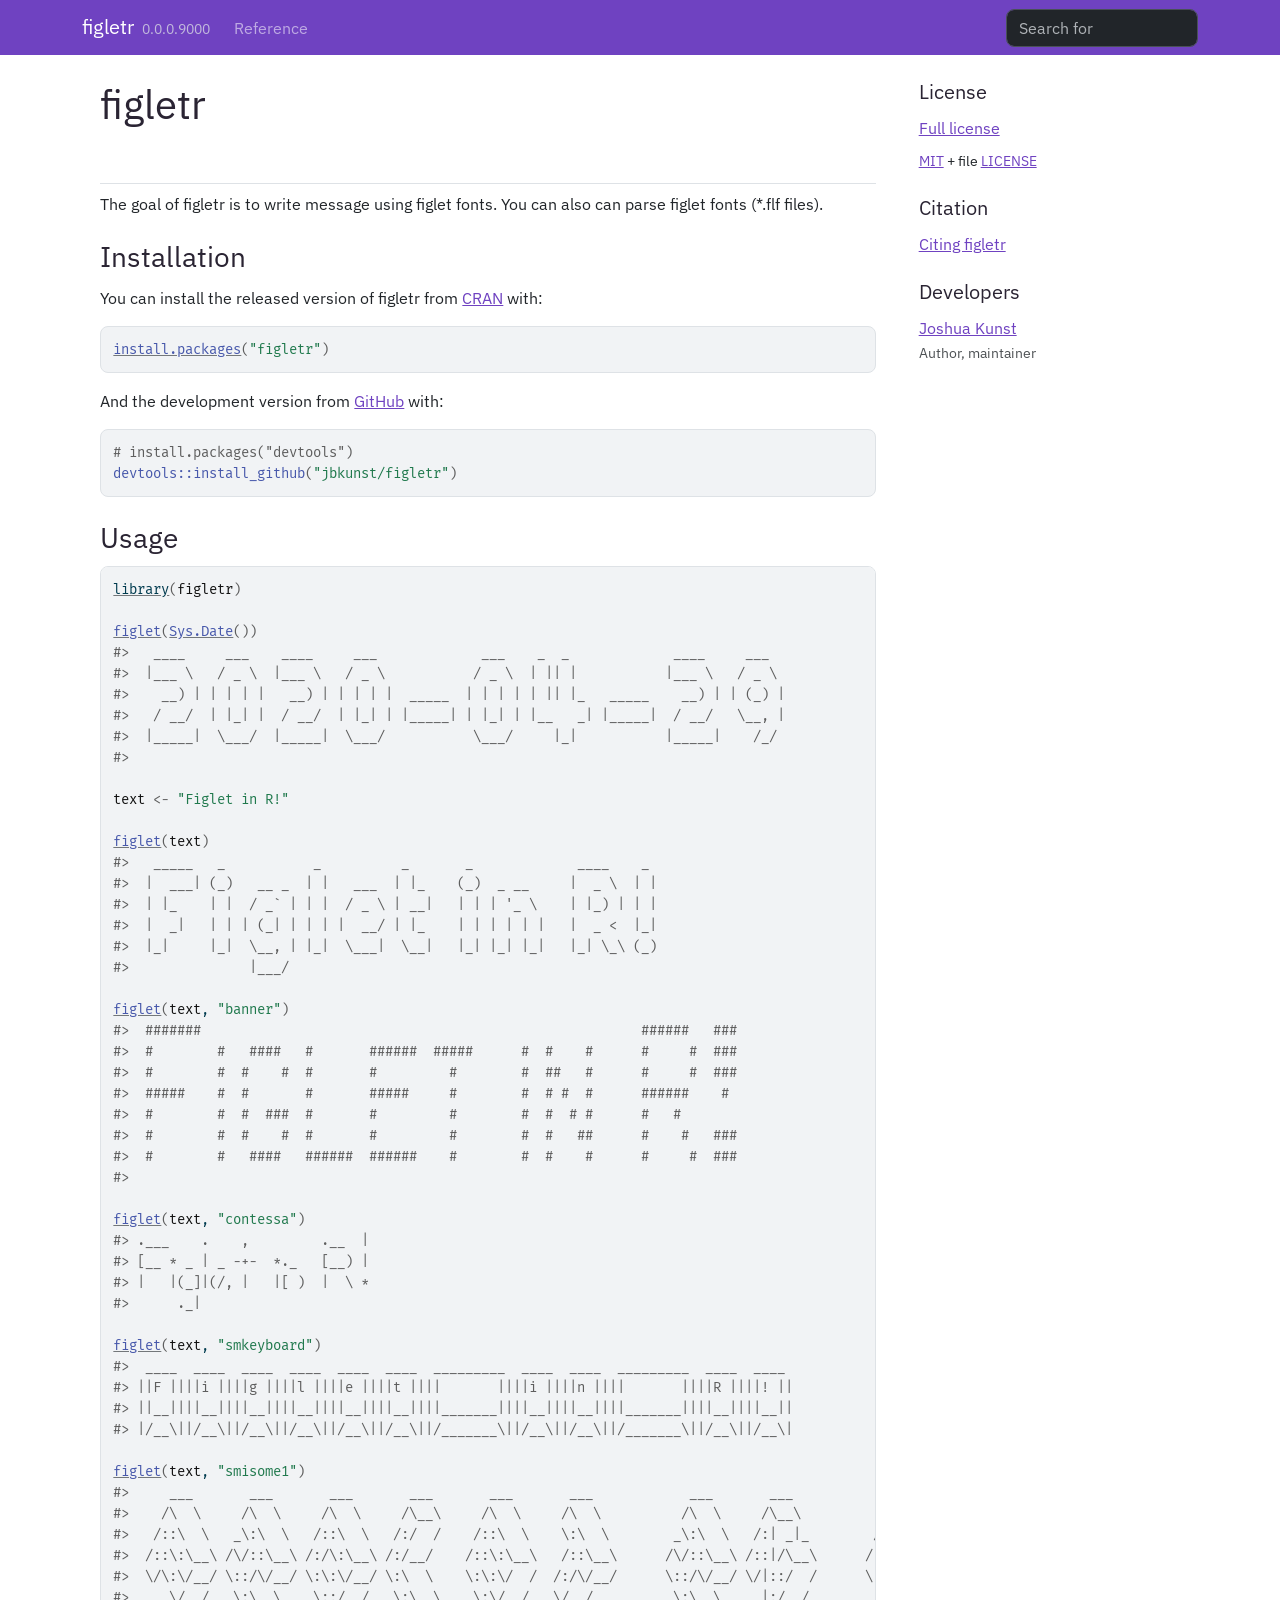
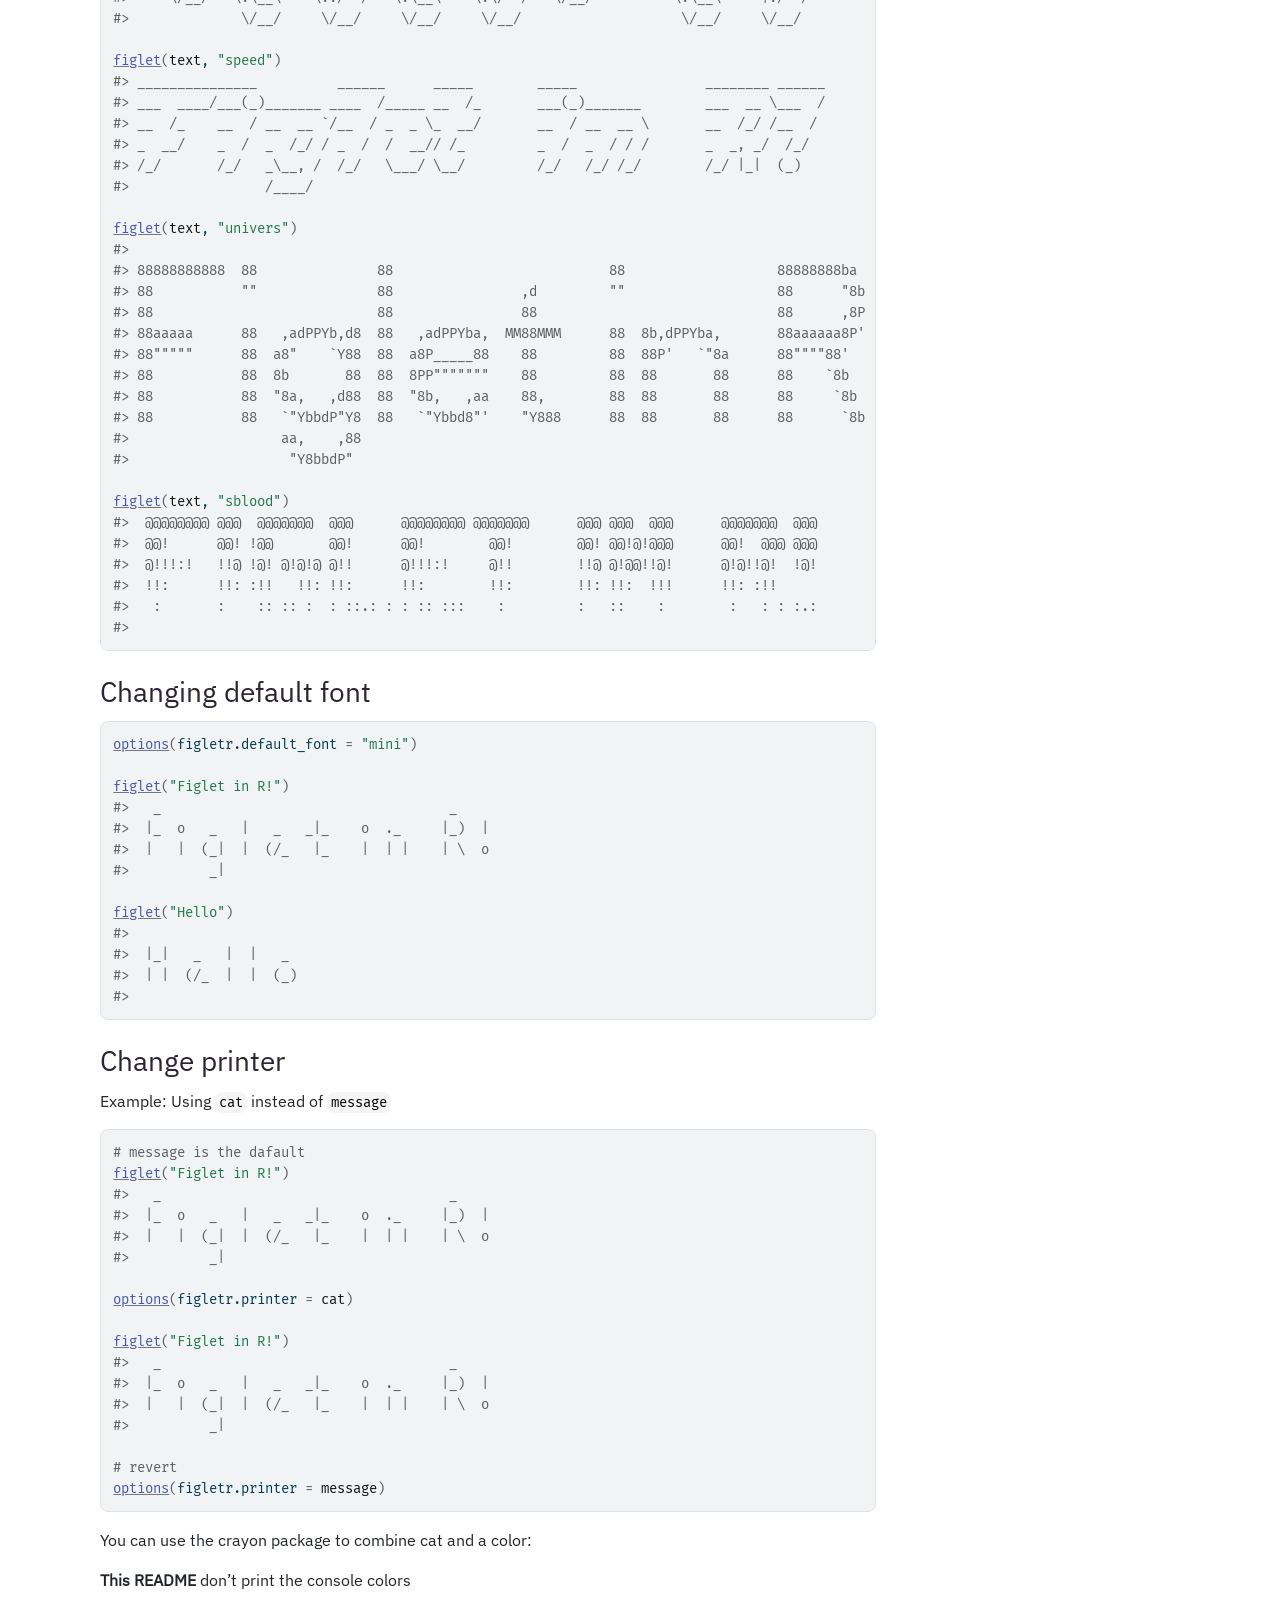
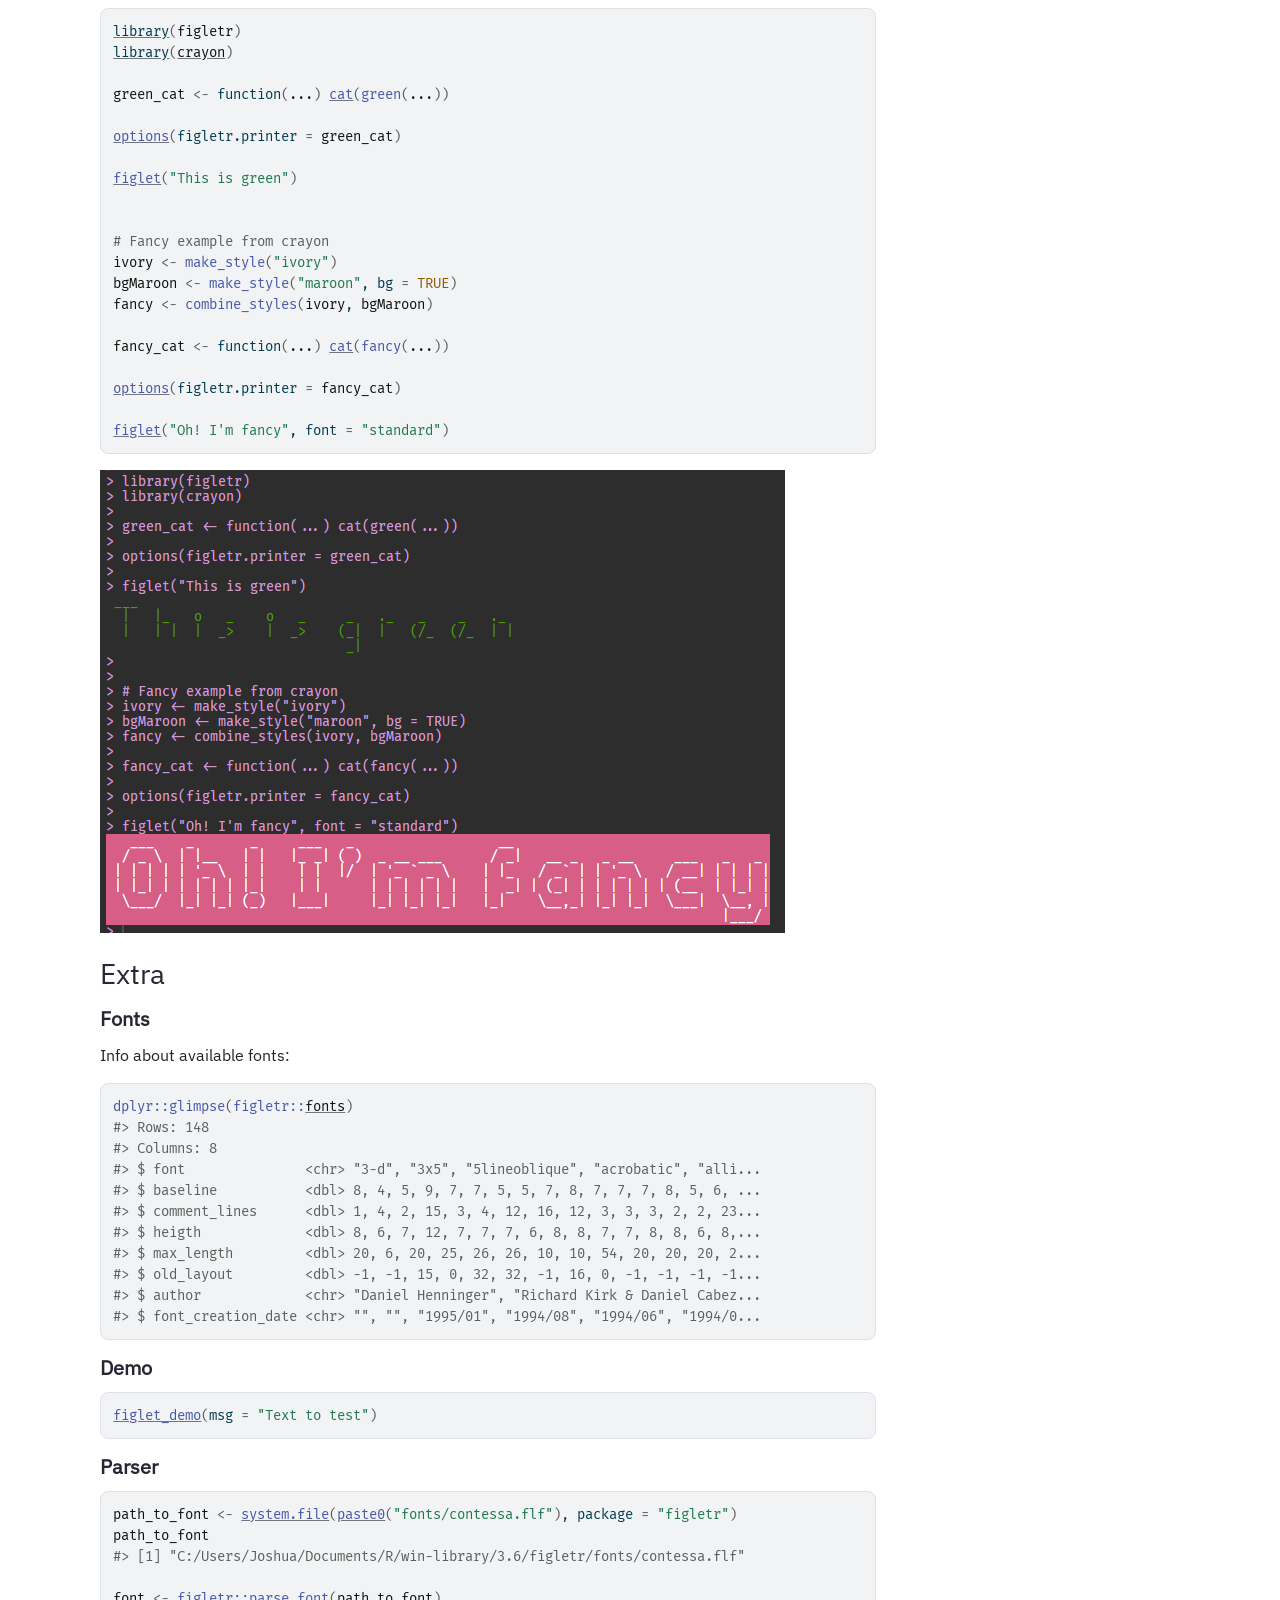
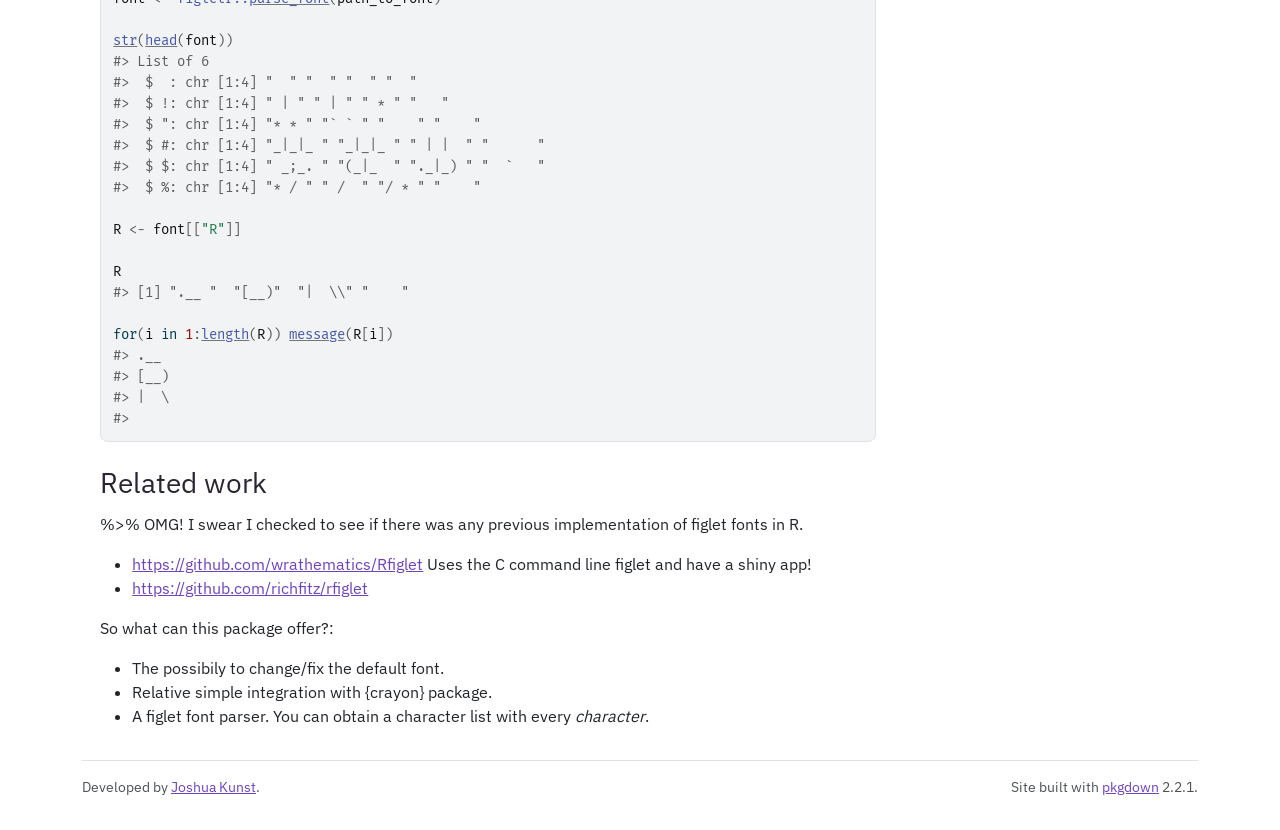
<file: index.html>
<!DOCTYPE html>
<!-- Generated by pkgdown: do not edit by hand --><html lang="en">
<head>
<meta http-equiv="Content-Type" content="text/html; charset=UTF-8">
<meta charset="utf-8">
<meta http-equiv="X-UA-Compatible" content="IE=edge">
<meta name="viewport" content="width=device-width, initial-scale=1, shrink-to-fit=no">
<title>A figlet font parser • figletr</title>
<script src="deps/jquery-3.6.0/jquery-3.6.0.min.js"></script><meta name="viewport" content="width=device-width, initial-scale=1, shrink-to-fit=no">
<link href="deps/bootstrap-5.3.8/bootstrap.min.css" rel="stylesheet">
<script src="deps/bootstrap-5.3.8/bootstrap.bundle.min.js"></script><link href="deps/IBM_Plex_Sans-0.4.10/font.css" rel="stylesheet">
<link href="deps/Fira_Mono-0.4.10/font.css" rel="stylesheet">
<link href="deps/font-awesome-6.5.2/css/all.min.css" rel="stylesheet">
<link href="deps/font-awesome-6.5.2/css/v4-shims.min.css" rel="stylesheet">
<script src="deps/headroom-0.11.0/headroom.min.js"></script><script src="deps/headroom-0.11.0/jQuery.headroom.min.js"></script><script src="deps/bootstrap-toc-1.0.1/bootstrap-toc.min.js"></script><script src="deps/clipboard.js-2.0.11/clipboard.min.js"></script><script src="deps/search-1.0.0/autocomplete.jquery.min.js"></script><script src="deps/search-1.0.0/fuse.min.js"></script><script src="deps/search-1.0.0/mark.min.js"></script><!-- pkgdown --><script src="pkgdown.js"></script><meta property="og:title" content="A figlet font parser">
<meta name="description" content="This package helps to parse figlet fonts and write or print message using internal or external figlets fonts.">
<meta property="og:description" content="This package helps to parse figlet fonts and write or print message using internal or external figlets fonts.">
<!-- Google tag (gtag.js) --><script async src="https://www.googletagmanager.com/gtag/js?id=G-ECZ9XLT78C"></script><script>
  window.dataLayer = window.dataLayer || [];
  function gtag(){dataLayer.push(arguments);}
  gtag('js', new Date());
  gtag('config', 'G-ECZ9XLT78C');
</script>
</head>
<body>
    <a href="#main" class="visually-hidden-focusable">Skip to contents</a>


    <nav class="navbar navbar-expand-lg fixed-top bg-primary" data-bs-theme="dark" aria-label="Site navigation"><div class="container">

    <a class="navbar-brand me-2" href="index.html">figletr</a>

    <small class="nav-text text-muted me-auto" data-bs-toggle="tooltip" data-bs-placement="bottom" title="">0.0.0.9000</small>


    <button class="navbar-toggler" type="button" data-bs-toggle="collapse" data-bs-target="#navbar" aria-controls="navbar" aria-expanded="false" aria-label="Toggle navigation">
      <span class="navbar-toggler-icon"></span>
    </button>

    <div id="navbar" class="collapse navbar-collapse ms-3">
      <ul class="navbar-nav me-auto">
<li class="nav-item"><a class="nav-link" href="reference/index.html">Reference</a></li>
      </ul>
<ul class="navbar-nav">
<li class="nav-item"><form class="form-inline" role="search">
 <input class="form-control" type="search" name="search-input" id="search-input" autocomplete="off" aria-label="Search site" placeholder="Search for" data-search-index="search.json">
</form></li>
      </ul>
</div>


  </div>
</nav><div class="container template-home">
<div class="row">
  <main id="main" class="col-md-9"><div class="section level1">
<div class="page-header"><h1 id="figletr">figletr<a class="anchor" aria-label="anchor" href="#figletr"></a>
</h1></div>
<!-- badges: start -->
<!-- badges: end -->
<p>The goal of figletr is to write message using figlet fonts. You can also can parse figlet fonts (*.flf files).</p>
<div class="section level2">
<h2 id="installation">Installation<a class="anchor" aria-label="anchor" href="#installation"></a>
</h2>
<p>You can install the released version of figletr from <a href="https://CRAN.R-project.org" class="external-link">CRAN</a> with:</p>
<div class="sourceCode" id="cb1"><pre class="downlit sourceCode r">
<code class="sourceCode R"><span><span class="fu"><a href="https://rdrr.io/r/utils/install.packages.html" class="external-link">install.packages</a></span><span class="op">(</span><span class="st">"figletr"</span><span class="op">)</span></span></code></pre></div>
<p>And the development version from <a href="https://github.com/" class="external-link">GitHub</a> with:</p>
<div class="sourceCode" id="cb2"><pre class="downlit sourceCode r">
<code class="sourceCode R"><span><span class="co"># install.packages("devtools")</span></span>
<span><span class="fu">devtools</span><span class="fu">::</span><span class="fu">install_github</span><span class="op">(</span><span class="st">"jbkunst/figletr"</span><span class="op">)</span></span></code></pre></div>
</div>
<div class="section level2">
<h2 id="usage">Usage<a class="anchor" aria-label="anchor" href="#usage"></a>
</h2>
<div class="sourceCode" id="cb3"><pre class="downlit sourceCode r">
<code class="sourceCode R"><span><span class="kw"><a href="https://rdrr.io/r/base/library.html" class="external-link">library</a></span><span class="op">(</span><span class="va">figletr</span><span class="op">)</span></span>
<span></span>
<span><span class="fu"><a href="reference/figlet.html">figlet</a></span><span class="op">(</span><span class="fu"><a href="https://rdrr.io/r/base/Sys.time.html" class="external-link">Sys.Date</a></span><span class="op">(</span><span class="op">)</span><span class="op">)</span></span>
<span><span class="co">#&gt;   ____     ___    ____     ___             ___    _  _             ____     ___</span></span>
<span><span class="co">#&gt;  |___ \   / _ \  |___ \   / _ \           / _ \  | || |           |___ \   / _ \</span></span>
<span><span class="co">#&gt;    __) | | | | |   __) | | | | |  _____  | | | | | || |_   _____    __) | | (_) |</span></span>
<span><span class="co">#&gt;   / __/  | |_| |  / __/  | |_| | |_____| | |_| | |__   _| |_____|  / __/   \__, |</span></span>
<span><span class="co">#&gt;  |_____|  \___/  |_____|  \___/           \___/     |_|           |_____|    /_/</span></span>
<span><span class="co">#&gt; </span></span>
<span></span>
<span><span class="va">text</span> <span class="op">&lt;-</span> <span class="st">"Figlet in R!"</span></span>
<span></span>
<span><span class="fu"><a href="reference/figlet.html">figlet</a></span><span class="op">(</span><span class="va">text</span><span class="op">)</span></span>
<span><span class="co">#&gt;   _____   _           _          _       _             ____    _</span></span>
<span><span class="co">#&gt;  |  ___| (_)   __ _  | |   ___  | |_    (_)  _ __     |  _ \  | |</span></span>
<span><span class="co">#&gt;  | |_    | |  / _` | | |  / _ \ | __|   | | | '_ \    | |_) | | |</span></span>
<span><span class="co">#&gt;  |  _|   | | | (_| | | | |  __/ | |_    | | | | | |   |  _ &lt;  |_|</span></span>
<span><span class="co">#&gt;  |_|     |_|  \__, | |_|  \___|  \__|   |_| |_| |_|   |_| \_\ (_)</span></span>
<span><span class="co">#&gt;               |___/</span></span>
<span></span>
<span><span class="fu"><a href="reference/figlet.html">figlet</a></span><span class="op">(</span><span class="va">text</span>, <span class="st">"banner"</span><span class="op">)</span></span>
<span><span class="co">#&gt;  #######                                                       ######   ###</span></span>
<span><span class="co">#&gt;  #        #   ####   #       ######  #####      #  #    #      #     #  ###</span></span>
<span><span class="co">#&gt;  #        #  #    #  #       #         #        #  ##   #      #     #  ###</span></span>
<span><span class="co">#&gt;  #####    #  #       #       #####     #        #  # #  #      ######    #</span></span>
<span><span class="co">#&gt;  #        #  #  ###  #       #         #        #  #  # #      #   #</span></span>
<span><span class="co">#&gt;  #        #  #    #  #       #         #        #  #   ##      #    #   ###</span></span>
<span><span class="co">#&gt;  #        #   ####   ######  ######    #        #  #    #      #     #  ###</span></span>
<span><span class="co">#&gt; </span></span>
<span></span>
<span><span class="fu"><a href="reference/figlet.html">figlet</a></span><span class="op">(</span><span class="va">text</span>, <span class="st">"contessa"</span><span class="op">)</span></span>
<span><span class="co">#&gt; .___    .    ,         .__  |</span></span>
<span><span class="co">#&gt; [__ * _ | _ -+-  *._   [__) |</span></span>
<span><span class="co">#&gt; |   |(_]|(/, |   |[ )  |  \ *</span></span>
<span><span class="co">#&gt;      ._|</span></span>
<span></span>
<span><span class="fu"><a href="reference/figlet.html">figlet</a></span><span class="op">(</span><span class="va">text</span>, <span class="st">"smkeyboard"</span><span class="op">)</span></span>
<span><span class="co">#&gt;  ____  ____  ____  ____  ____  ____  _________  ____  ____  _________  ____  ____</span></span>
<span><span class="co">#&gt; ||F ||||i ||||g ||||l ||||e ||||t ||||       ||||i ||||n ||||       ||||R ||||! ||</span></span>
<span><span class="co">#&gt; ||__||||__||||__||||__||||__||||__||||_______||||__||||__||||_______||||__||||__||</span></span>
<span><span class="co">#&gt; |/__\||/__\||/__\||/__\||/__\||/__\||/_______\||/__\||/__\||/_______\||/__\||/__\|</span></span>
<span></span>
<span><span class="fu"><a href="reference/figlet.html">figlet</a></span><span class="op">(</span><span class="va">text</span>, <span class="st">"smisome1"</span><span class="op">)</span></span>
<span><span class="co">#&gt;     ___       ___       ___       ___       ___       ___            ___       ___            ___</span></span>
<span><span class="co">#&gt;    /\  \     /\  \     /\  \     /\__\     /\  \     /\  \          /\  \     /\__\          /\  \</span></span>
<span><span class="co">#&gt;   /::\  \   _\:\  \   /::\  \   /:/  /    /::\  \    \:\  \        _\:\  \   /:| _|_        /::\  \</span></span>
<span><span class="co">#&gt;  /::\:\__\ /\/::\__\ /:/\:\__\ /:/__/    /::\:\__\   /::\__\      /\/::\__\ /::|/\__\      /::\:\__\</span></span>
<span><span class="co">#&gt;  \/\:\/__/ \::/\/__/ \:\:\/__/ \:\  \    \:\:\/  /  /:/\/__/      \::/\/__/ \/|::/  /      \;:::/  /</span></span>
<span><span class="co">#&gt;     \/__/   \:\__\    \::/  /   \:\__\    \:\/  /   \/__/          \:\__\     |:/  /        |:\/__/</span></span>
<span><span class="co">#&gt;              \/__/     \/__/     \/__/     \/__/                    \/__/     \/__/          \|__|</span></span>
<span></span>
<span><span class="fu"><a href="reference/figlet.html">figlet</a></span><span class="op">(</span><span class="va">text</span>, <span class="st">"speed"</span><span class="op">)</span></span>
<span><span class="co">#&gt; _______________          ______      _____        _____                ________ ______</span></span>
<span><span class="co">#&gt; ___  ____/___(_)_______ ____  /_____ __  /_       ___(_)_______        ___  __ \___  /</span></span>
<span><span class="co">#&gt; __  /_    __  / __  __ `/__  / _  _ \_  __/       __  / __  __ \       __  /_/ /__  /</span></span>
<span><span class="co">#&gt; _  __/    _  /  _  /_/ / _  /  /  __// /_         _  /  _  / / /       _  _, _/  /_/</span></span>
<span><span class="co">#&gt; /_/       /_/   _\__, /  /_/   \___/ \__/         /_/   /_/ /_/        /_/ |_|  (_)</span></span>
<span><span class="co">#&gt;                 /____/</span></span>
<span></span>
<span><span class="fu"><a href="reference/figlet.html">figlet</a></span><span class="op">(</span><span class="va">text</span>, <span class="st">"univers"</span><span class="op">)</span></span>
<span><span class="co">#&gt; </span></span>
<span><span class="co">#&gt; 88888888888  88               88                           88                   88888888ba   88</span></span>
<span><span class="co">#&gt; 88           ""               88                ,d         ""                   88      "8b  88</span></span>
<span><span class="co">#&gt; 88                            88                88                              88      ,8P  88</span></span>
<span><span class="co">#&gt; 88aaaaa      88   ,adPPYb,d8  88   ,adPPYba,  MM88MMM      88  8b,dPPYba,       88aaaaaa8P'  88</span></span>
<span><span class="co">#&gt; 88"""""      88  a8"    `Y88  88  a8P_____88    88         88  88P'   `"8a      88""""88'    88</span></span>
<span><span class="co">#&gt; 88           88  8b       88  88  8PP"""""""    88         88  88       88      88    `8b    ""</span></span>
<span><span class="co">#&gt; 88           88  "8a,   ,d88  88  "8b,   ,aa    88,        88  88       88      88     `8b   aa</span></span>
<span><span class="co">#&gt; 88           88   `"YbbdP"Y8  88   `"Ybbd8"'    "Y888      88  88       88      88      `8b  88</span></span>
<span><span class="co">#&gt;                   aa,    ,88</span></span>
<span><span class="co">#&gt;                    "Y8bbdP"</span></span>
<span></span>
<span><span class="fu"><a href="reference/figlet.html">figlet</a></span><span class="op">(</span><span class="va">text</span>, <span class="st">"sblood"</span><span class="op">)</span></span>
<span><span class="co">#&gt;  @@@@@@@@ @@@  @@@@@@@  @@@      @@@@@@@@ @@@@@@@      @@@ @@@  @@@      @@@@@@@  @@@</span></span>
<span><span class="co">#&gt;  @@!      @@! !@@       @@!      @@!        @@!        @@! @@!@!@@@      @@!  @@@ @@@</span></span>
<span><span class="co">#&gt;  @!!!:!   !!@ !@! @!@!@ @!!      @!!!:!     @!!        !!@ @!@@!!@!      @!@!!@!  !@!</span></span>
<span><span class="co">#&gt;  !!:      !!: :!!   !!: !!:      !!:        !!:        !!: !!:  !!!      !!: :!!</span></span>
<span><span class="co">#&gt;   :       :    :: :: :  : ::.: : : :: :::    :         :   ::    :        :   : : :.:</span></span>
<span><span class="co">#&gt; </span></span></code></pre></div>
</div>
<div class="section level2">
<h2 id="changing-default-font">Changing default font<a class="anchor" aria-label="anchor" href="#changing-default-font"></a>
</h2>
<div class="sourceCode" id="cb4"><pre class="downlit sourceCode r">
<code class="sourceCode R"><span><span class="fu"><a href="https://rdrr.io/r/base/options.html" class="external-link">options</a></span><span class="op">(</span>figletr.default_font <span class="op">=</span> <span class="st">"mini"</span><span class="op">)</span></span>
<span></span>
<span><span class="fu"><a href="reference/figlet.html">figlet</a></span><span class="op">(</span><span class="st">"Figlet in R!"</span><span class="op">)</span></span>
<span><span class="co">#&gt;   _                                    _</span></span>
<span><span class="co">#&gt;  |_  o   _   |   _   _|_    o  ._     |_)  |</span></span>
<span><span class="co">#&gt;  |   |  (_|  |  (/_   |_    |  | |    | \  o</span></span>
<span><span class="co">#&gt;          _|</span></span>
<span></span>
<span><span class="fu"><a href="reference/figlet.html">figlet</a></span><span class="op">(</span><span class="st">"Hello"</span><span class="op">)</span></span>
<span><span class="co">#&gt; </span></span>
<span><span class="co">#&gt;  |_|   _   |  |   _</span></span>
<span><span class="co">#&gt;  | |  (/_  |  |  (_)</span></span>
<span><span class="co">#&gt; </span></span></code></pre></div>
</div>
<div class="section level2">
<h2 id="change-printer">Change printer<a class="anchor" aria-label="anchor" href="#change-printer"></a>
</h2>
<p>Example: Using <code>cat</code> instead of <code>message</code></p>
<div class="sourceCode" id="cb5"><pre class="downlit sourceCode r">
<code class="sourceCode R"><span><span class="co"># message is the dafault</span></span>
<span><span class="fu"><a href="reference/figlet.html">figlet</a></span><span class="op">(</span><span class="st">"Figlet in R!"</span><span class="op">)</span></span>
<span><span class="co">#&gt;   _                                    _</span></span>
<span><span class="co">#&gt;  |_  o   _   |   _   _|_    o  ._     |_)  |</span></span>
<span><span class="co">#&gt;  |   |  (_|  |  (/_   |_    |  | |    | \  o</span></span>
<span><span class="co">#&gt;          _|</span></span>
<span></span>
<span><span class="fu"><a href="https://rdrr.io/r/base/options.html" class="external-link">options</a></span><span class="op">(</span>figletr.printer <span class="op">=</span> <span class="va">cat</span><span class="op">)</span></span>
<span></span>
<span><span class="fu"><a href="reference/figlet.html">figlet</a></span><span class="op">(</span><span class="st">"Figlet in R!"</span><span class="op">)</span></span>
<span><span class="co">#&gt;   _                                    _     </span></span>
<span><span class="co">#&gt;  |_  o   _   |   _   _|_    o  ._     |_)  | </span></span>
<span><span class="co">#&gt;  |   |  (_|  |  (/_   |_    |  | |    | \  o </span></span>
<span><span class="co">#&gt;          _|</span></span>
<span></span>
<span><span class="co"># revert </span></span>
<span><span class="fu"><a href="https://rdrr.io/r/base/options.html" class="external-link">options</a></span><span class="op">(</span>figletr.printer <span class="op">=</span> <span class="va">message</span><span class="op">)</span></span></code></pre></div>
<p>You can use the crayon package to combine cat and a color:</p>
<p><strong>This README</strong> don’t print the console colors</p>
<div class="sourceCode" id="cb6"><pre class="downlit sourceCode r">
<code class="sourceCode R"><span><span class="kw"><a href="https://rdrr.io/r/base/library.html" class="external-link">library</a></span><span class="op">(</span><span class="va">figletr</span><span class="op">)</span></span>
<span><span class="kw"><a href="https://rdrr.io/r/base/library.html" class="external-link">library</a></span><span class="op">(</span><span class="va"><a href="https://r-lib.github.io/crayon/" class="external-link">crayon</a></span><span class="op">)</span></span>
<span></span>
<span><span class="va">green_cat</span> <span class="op">&lt;-</span> <span class="kw">function</span><span class="op">(</span><span class="va">...</span><span class="op">)</span> <span class="fu"><a href="https://rdrr.io/r/base/cat.html" class="external-link">cat</a></span><span class="op">(</span><span class="fu">green</span><span class="op">(</span><span class="va">...</span><span class="op">)</span><span class="op">)</span></span>
<span></span>
<span><span class="fu"><a href="https://rdrr.io/r/base/options.html" class="external-link">options</a></span><span class="op">(</span>figletr.printer <span class="op">=</span> <span class="va">green_cat</span><span class="op">)</span></span>
<span></span>
<span><span class="fu"><a href="reference/figlet.html">figlet</a></span><span class="op">(</span><span class="st">"This is green"</span><span class="op">)</span></span>
<span></span>
<span></span>
<span><span class="co"># Fancy example from crayon</span></span>
<span><span class="va">ivory</span> <span class="op">&lt;-</span> <span class="fu">make_style</span><span class="op">(</span><span class="st">"ivory"</span><span class="op">)</span></span>
<span><span class="va">bgMaroon</span> <span class="op">&lt;-</span> <span class="fu">make_style</span><span class="op">(</span><span class="st">"maroon"</span>, bg <span class="op">=</span> <span class="cn">TRUE</span><span class="op">)</span></span>
<span><span class="va">fancy</span> <span class="op">&lt;-</span> <span class="fu">combine_styles</span><span class="op">(</span><span class="va">ivory</span>, <span class="va">bgMaroon</span><span class="op">)</span></span>
<span></span>
<span><span class="va">fancy_cat</span> <span class="op">&lt;-</span> <span class="kw">function</span><span class="op">(</span><span class="va">...</span><span class="op">)</span> <span class="fu"><a href="https://rdrr.io/r/base/cat.html" class="external-link">cat</a></span><span class="op">(</span><span class="fu">fancy</span><span class="op">(</span><span class="va">...</span><span class="op">)</span><span class="op">)</span></span>
<span></span>
<span><span class="fu"><a href="https://rdrr.io/r/base/options.html" class="external-link">options</a></span><span class="op">(</span>figletr.printer <span class="op">=</span> <span class="va">fancy_cat</span><span class="op">)</span></span>
<span></span>
<span><span class="fu"><a href="reference/figlet.html">figlet</a></span><span class="op">(</span><span class="st">"Oh! I'm fancy"</span>, font <span class="op">=</span> <span class="st">"standard"</span><span class="op">)</span></span></code></pre></div>
<p><img src="inst/image01.png" width="685px"></p>
</div>
<div class="section level2">
<h2 id="extra">Extra<a class="anchor" aria-label="anchor" href="#extra"></a>
</h2>
<div class="section level3">
<h3 id="fonts">Fonts<a class="anchor" aria-label="anchor" href="#fonts"></a>
</h3>
<p>Info about available fonts:</p>
<div class="sourceCode" id="cb7"><pre class="downlit sourceCode r">
<code class="sourceCode R"><span><span class="fu">dplyr</span><span class="fu">::</span><span class="fu">glimpse</span><span class="op">(</span><span class="fu">figletr</span><span class="fu">::</span><span class="va"><a href="reference/fonts.html">fonts</a></span><span class="op">)</span></span>
<span><span class="co">#&gt; Rows: 148</span></span>
<span><span class="co">#&gt; Columns: 8</span></span>
<span><span class="co">#&gt; $ font               &lt;chr&gt; "3-d", "3x5", "5lineoblique", "acrobatic", "alli...</span></span>
<span><span class="co">#&gt; $ baseline           &lt;dbl&gt; 8, 4, 5, 9, 7, 7, 5, 5, 7, 8, 7, 7, 7, 8, 5, 6, ...</span></span>
<span><span class="co">#&gt; $ comment_lines      &lt;dbl&gt; 1, 4, 2, 15, 3, 4, 12, 16, 12, 3, 3, 3, 2, 2, 23...</span></span>
<span><span class="co">#&gt; $ heigth             &lt;dbl&gt; 8, 6, 7, 12, 7, 7, 7, 6, 8, 8, 7, 7, 8, 8, 6, 8,...</span></span>
<span><span class="co">#&gt; $ max_length         &lt;dbl&gt; 20, 6, 20, 25, 26, 26, 10, 10, 54, 20, 20, 20, 2...</span></span>
<span><span class="co">#&gt; $ old_layout         &lt;dbl&gt; -1, -1, 15, 0, 32, 32, -1, 16, 0, -1, -1, -1, -1...</span></span>
<span><span class="co">#&gt; $ author             &lt;chr&gt; "Daniel Henninger", "Richard Kirk &amp; Daniel Cabez...</span></span>
<span><span class="co">#&gt; $ font_creation_date &lt;chr&gt; "", "", "1995/01", "1994/08", "1994/06", "1994/0...</span></span></code></pre></div>
</div>
<div class="section level3">
<h3 id="demo">Demo<a class="anchor" aria-label="anchor" href="#demo"></a>
</h3>
<div class="sourceCode" id="cb8"><pre class="downlit sourceCode r">
<code class="sourceCode R"><span><span class="fu"><a href="reference/figlet_demo.html">figlet_demo</a></span><span class="op">(</span>msg <span class="op">=</span> <span class="st">"Text to test"</span><span class="op">)</span></span></code></pre></div>
</div>
<div class="section level3">
<h3 id="parser">Parser<a class="anchor" aria-label="anchor" href="#parser"></a>
</h3>
<div class="sourceCode" id="cb9"><pre class="downlit sourceCode r">
<code class="sourceCode R"><span><span class="va">path_to_font</span> <span class="op">&lt;-</span> <span class="fu"><a href="https://rdrr.io/r/base/system.file.html" class="external-link">system.file</a></span><span class="op">(</span><span class="fu"><a href="https://rdrr.io/r/base/paste.html" class="external-link">paste0</a></span><span class="op">(</span><span class="st">"fonts/contessa.flf"</span><span class="op">)</span>, package <span class="op">=</span> <span class="st">"figletr"</span><span class="op">)</span></span>
<span><span class="va">path_to_font</span></span>
<span><span class="co">#&gt; [1] "C:/Users/Joshua/Documents/R/win-library/3.6/figletr/fonts/contessa.flf"</span></span>
<span></span>
<span><span class="va">font</span> <span class="op">&lt;-</span> <span class="fu">figletr</span><span class="fu">::</span><span class="fu"><a href="reference/parse_font.html">parse_font</a></span><span class="op">(</span><span class="va">path_to_font</span><span class="op">)</span></span>
<span></span>
<span><span class="fu"><a href="https://rdrr.io/r/utils/str.html" class="external-link">str</a></span><span class="op">(</span><span class="fu"><a href="https://rdrr.io/r/utils/head.html" class="external-link">head</a></span><span class="op">(</span><span class="va">font</span><span class="op">)</span><span class="op">)</span></span>
<span><span class="co">#&gt; List of 6</span></span>
<span><span class="co">#&gt;  $  : chr [1:4] "  " "  " "  " "  "</span></span>
<span><span class="co">#&gt;  $ !: chr [1:4] " | " " | " " * " "   "</span></span>
<span><span class="co">#&gt;  $ ": chr [1:4] "* * " "` ` " "    " "    "</span></span>
<span><span class="co">#&gt;  $ #: chr [1:4] "_|_|_ " "_|_|_ " " | |  " "      "</span></span>
<span><span class="co">#&gt;  $ $: chr [1:4] " _;_. " "(_|_  " "._|_) " "  `   "</span></span>
<span><span class="co">#&gt;  $ %: chr [1:4] "* / " " /  " "/ * " "    "</span></span>
<span></span>
<span><span class="va">R</span> <span class="op">&lt;-</span> <span class="va">font</span><span class="op">[[</span><span class="st">"R"</span><span class="op">]</span><span class="op">]</span></span>
<span></span>
<span><span class="va">R</span></span>
<span><span class="co">#&gt; [1] ".__ "  "[__)"  "|  \\" "    "</span></span>
<span></span>
<span><span class="kw">for</span><span class="op">(</span><span class="va">i</span> <span class="kw">in</span> <span class="fl">1</span><span class="op">:</span><span class="fu"><a href="https://rdrr.io/r/base/length.html" class="external-link">length</a></span><span class="op">(</span><span class="va">R</span><span class="op">)</span><span class="op">)</span> <span class="fu"><a href="https://rdrr.io/r/base/message.html" class="external-link">message</a></span><span class="op">(</span><span class="va">R</span><span class="op">[</span><span class="va">i</span><span class="op">]</span><span class="op">)</span></span>
<span><span class="co">#&gt; .__</span></span>
<span><span class="co">#&gt; [__)</span></span>
<span><span class="co">#&gt; |  \</span></span>
<span><span class="co">#&gt; </span></span></code></pre></div>
</div>
</div>
<div class="section level2">
<h2 id="related-work">Related work<a class="anchor" aria-label="anchor" href="#related-work"></a>
</h2>
<p>%&gt;% OMG! I swear I checked to see if there was any previous implementation of figlet fonts in R.</p>
<ul>
<li>
<a href="https://github.com/wrathematics/Rfiglet" class="external-link uri">https://github.com/wrathematics/Rfiglet</a> Uses the C command line figlet and have a shiny app!</li>
<li><a href="https://github.com/richfitz/rfiglet" class="external-link uri">https://github.com/richfitz/rfiglet</a></li>
</ul>
<p>So what can this package offer?:</p>
<ul>
<li>The possibily to change/fix the default font.</li>
<li>Relative simple integration with {crayon} package.</li>
<li>A figlet font parser. You can obtain a character list with every <em>character</em>.</li>
</ul>
</div>
</div>
  </main><aside class="col-md-3"><div class="license">
<h2 data-toc-skip>License</h2>
<ul class="list-unstyled">
<li><a href="LICENSE.html">Full license</a></li>
<li><small><a href="https://opensource.org/licenses/mit-license.php" class="external-link">MIT</a> + file <a href="LICENSE-text.html">LICENSE</a></small></li>
</ul>
</div>


<div class="citation">
<h2 data-toc-skip>Citation</h2>
<ul class="list-unstyled">
<li><a href="authors.html#citation">Citing figletr</a></li>
</ul>
</div>

<div class="developers">
<h2 data-toc-skip>Developers</h2>
<ul class="list-unstyled">
<li>
<a href="https://jkunst.com" class="external-link">Joshua Kunst</a> <br><small class="roles"> Author, maintainer </small>   </li>
</ul>
</div>



  </aside>
</div>


    <footer><div class="pkgdown-footer-left">
  <p>Developed by <a href="https://jkunst.com" class="external-link">Joshua Kunst</a>.</p>
</div>

<div class="pkgdown-footer-right">
  <p>Site built with <a href="https://pkgdown.r-lib.org/" class="external-link">pkgdown</a> 2.2.1.</p>
</div>

    </footer>
</div>





  </body>
</html>
</file>
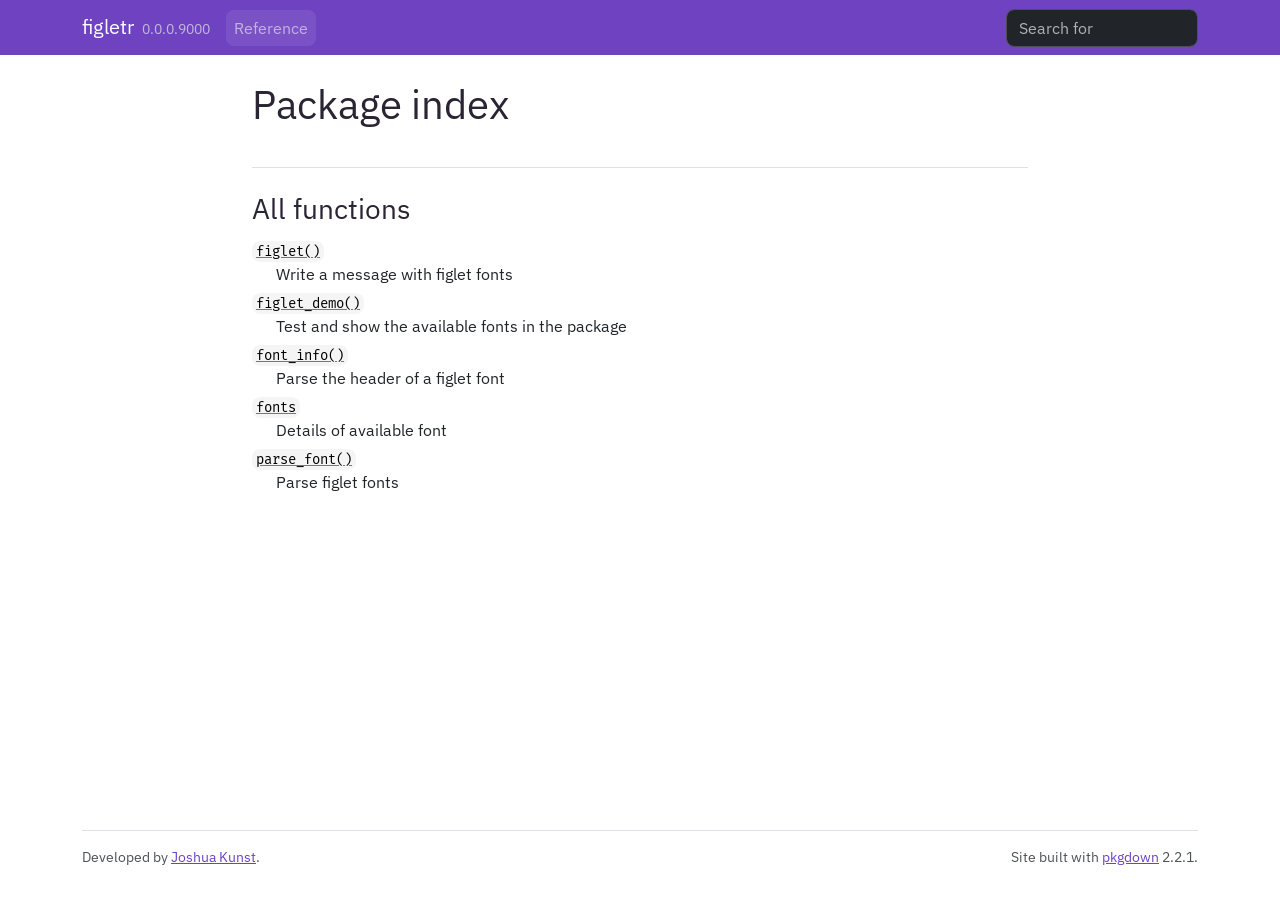
<file: reference/index.html>
<!DOCTYPE html>
<!-- Generated by pkgdown: do not edit by hand --><html lang="en"><head><meta http-equiv="Content-Type" content="text/html; charset=UTF-8"><meta charset="utf-8"><meta http-equiv="X-UA-Compatible" content="IE=edge"><meta name="viewport" content="width=device-width, initial-scale=1, shrink-to-fit=no"><title>Package index • figletr</title><script src="../deps/jquery-3.6.0/jquery-3.6.0.min.js"></script><meta name="viewport" content="width=device-width, initial-scale=1, shrink-to-fit=no"><link href="../deps/bootstrap-5.3.8/bootstrap.min.css" rel="stylesheet"><script src="../deps/bootstrap-5.3.8/bootstrap.bundle.min.js"></script><link href="../deps/IBM_Plex_Sans-0.4.10/font.css" rel="stylesheet"><link href="../deps/Fira_Mono-0.4.10/font.css" rel="stylesheet"><link href="../deps/font-awesome-6.5.2/css/all.min.css" rel="stylesheet"><link href="../deps/font-awesome-6.5.2/css/v4-shims.min.css" rel="stylesheet"><script src="../deps/headroom-0.11.0/headroom.min.js"></script><script src="../deps/headroom-0.11.0/jQuery.headroom.min.js"></script><script src="../deps/bootstrap-toc-1.0.1/bootstrap-toc.min.js"></script><script src="../deps/clipboard.js-2.0.11/clipboard.min.js"></script><script src="../deps/search-1.0.0/autocomplete.jquery.min.js"></script><script src="../deps/search-1.0.0/fuse.min.js"></script><script src="../deps/search-1.0.0/mark.min.js"></script><!-- pkgdown --><script src="../pkgdown.js"></script><meta property="og:title" content="Package index"><!-- Google tag (gtag.js) --><script async src="https://www.googletagmanager.com/gtag/js?id=G-ECZ9XLT78C"></script><script>
  window.dataLayer = window.dataLayer || [];
  function gtag(){dataLayer.push(arguments);}
  gtag('js', new Date());
  gtag('config', 'G-ECZ9XLT78C');
</script></head><body>
    <a href="#main" class="visually-hidden-focusable">Skip to contents</a>


    <nav class="navbar navbar-expand-lg fixed-top bg-primary" data-bs-theme="dark" aria-label="Site navigation"><div class="container">

    <a class="navbar-brand me-2" href="../index.html">figletr</a>

    <small class="nav-text text-muted me-auto" data-bs-toggle="tooltip" data-bs-placement="bottom" title="">0.0.0.9000</small>


    <button class="navbar-toggler" type="button" data-bs-toggle="collapse" data-bs-target="#navbar" aria-controls="navbar" aria-expanded="false" aria-label="Toggle navigation">
      <span class="navbar-toggler-icon"></span>
    </button>

    <div id="navbar" class="collapse navbar-collapse ms-3">
      <ul class="navbar-nav me-auto"><li class="active nav-item"><a class="nav-link" href="../reference/index.html">Reference</a></li>
      </ul><ul class="navbar-nav"><li class="nav-item"><form class="form-inline" role="search">
 <input class="form-control" type="search" name="search-input" id="search-input" autocomplete="off" aria-label="Search site" placeholder="Search for" data-search-index="../search.json"></form></li>
      </ul></div>


  </div>
</nav><div class="container template-reference-index">
<div class="row">
  <main id="main" class="col-md-9"><div class="page-header">

      <h1>Package index</h1>
    </div>

    <div class="section level2">
      <h2 id="all-functions">All functions<a class="anchor" aria-label="anchor" href="#all-functions"></a></h2>



      <dl></dl></div><div class="section level2">




      <dl><dt>

          <code><a href="figlet.html">figlet()</a></code>

        </dt>
        <dd>Write a message with figlet fonts</dd>

        <dt>

          <code><a href="figlet_demo.html">figlet_demo()</a></code>

        </dt>
        <dd>Test and show the available fonts in the package</dd>

        <dt>

          <code><a href="font_info.html">font_info()</a></code>

        </dt>
        <dd>Parse the header of a figlet font</dd>

        <dt>

          <code><a href="fonts.html">fonts</a></code>

        </dt>
        <dd>Details of available font</dd>

        <dt>

          <code><a href="parse_font.html">parse_font()</a></code>

        </dt>
        <dd>Parse figlet fonts</dd>
      </dl></div>
  </main></div>


    <footer><div class="pkgdown-footer-left">
  <p>Developed by <a href="https://jkunst.com" class="external-link">Joshua Kunst</a>.</p>
</div>

<div class="pkgdown-footer-right">
  <p>Site built with <a href="https://pkgdown.r-lib.org/" class="external-link">pkgdown</a> 2.2.1.</p>
</div>

    </footer></div>





  </body></html>
</file>
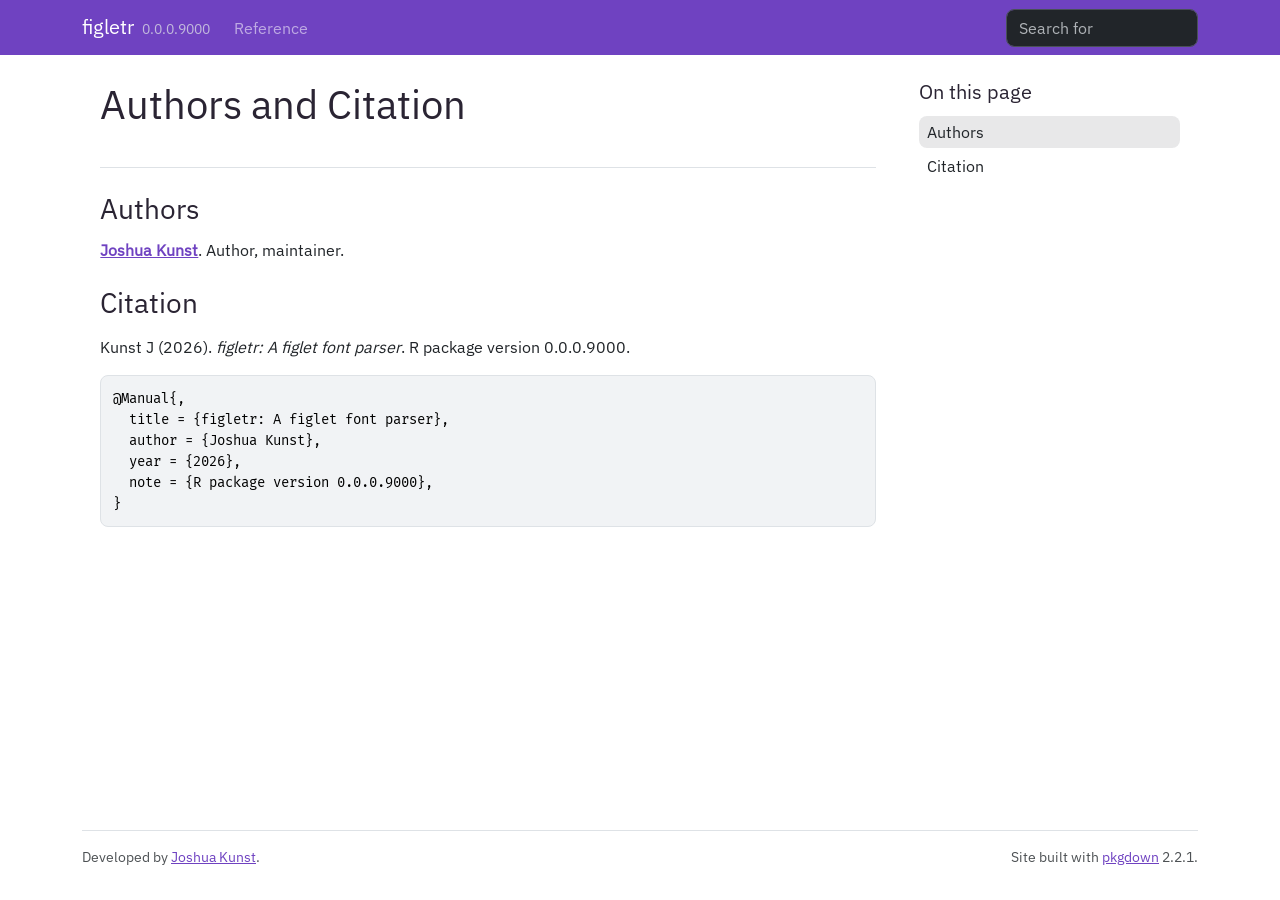
<file: authors.html>
<!DOCTYPE html>
<!-- Generated by pkgdown: do not edit by hand --><html lang="en"><head><meta http-equiv="Content-Type" content="text/html; charset=UTF-8"><meta charset="utf-8"><meta http-equiv="X-UA-Compatible" content="IE=edge"><meta name="viewport" content="width=device-width, initial-scale=1, shrink-to-fit=no"><title>Authors and Citation • figletr</title><script src="deps/jquery-3.6.0/jquery-3.6.0.min.js"></script><meta name="viewport" content="width=device-width, initial-scale=1, shrink-to-fit=no"><link href="deps/bootstrap-5.3.8/bootstrap.min.css" rel="stylesheet"><script src="deps/bootstrap-5.3.8/bootstrap.bundle.min.js"></script><link href="deps/IBM_Plex_Sans-0.4.10/font.css" rel="stylesheet"><link href="deps/Fira_Mono-0.4.10/font.css" rel="stylesheet"><link href="deps/font-awesome-6.5.2/css/all.min.css" rel="stylesheet"><link href="deps/font-awesome-6.5.2/css/v4-shims.min.css" rel="stylesheet"><script src="deps/headroom-0.11.0/headroom.min.js"></script><script src="deps/headroom-0.11.0/jQuery.headroom.min.js"></script><script src="deps/bootstrap-toc-1.0.1/bootstrap-toc.min.js"></script><script src="deps/clipboard.js-2.0.11/clipboard.min.js"></script><script src="deps/search-1.0.0/autocomplete.jquery.min.js"></script><script src="deps/search-1.0.0/fuse.min.js"></script><script src="deps/search-1.0.0/mark.min.js"></script><!-- pkgdown --><script src="pkgdown.js"></script><meta property="og:title" content="Authors and Citation"><!-- Google tag (gtag.js) --><script async src="https://www.googletagmanager.com/gtag/js?id=G-ECZ9XLT78C"></script><script>
  window.dataLayer = window.dataLayer || [];
  function gtag(){dataLayer.push(arguments);}
  gtag('js', new Date());
  gtag('config', 'G-ECZ9XLT78C');
</script></head><body>
    <a href="#main" class="visually-hidden-focusable">Skip to contents</a>


    <nav class="navbar navbar-expand-lg fixed-top bg-primary" data-bs-theme="dark" aria-label="Site navigation"><div class="container">

    <a class="navbar-brand me-2" href="index.html">figletr</a>

    <small class="nav-text text-muted me-auto" data-bs-toggle="tooltip" data-bs-placement="bottom" title="">0.0.0.9000</small>


    <button class="navbar-toggler" type="button" data-bs-toggle="collapse" data-bs-target="#navbar" aria-controls="navbar" aria-expanded="false" aria-label="Toggle navigation">
      <span class="navbar-toggler-icon"></span>
    </button>

    <div id="navbar" class="collapse navbar-collapse ms-3">
      <ul class="navbar-nav me-auto"><li class="nav-item"><a class="nav-link" href="reference/index.html">Reference</a></li>
      </ul><ul class="navbar-nav"><li class="nav-item"><form class="form-inline" role="search">
 <input class="form-control" type="search" name="search-input" id="search-input" autocomplete="off" aria-label="Search site" placeholder="Search for" data-search-index="search.json"></form></li>
      </ul></div>


  </div>
</nav><div class="container template-citation-authors">
<div class="row">
  <main id="main" class="col-md-9"><div class="page-header">

      <h1>Authors and Citation</h1>
    </div>

    <div class="section level2">
      <h2>Authors</h2>

      <ul class="list-unstyled"><li>
          <p><strong><a href="https://jkunst.com" class="external-link">Joshua Kunst</a></strong>. Author, maintainer.
          </p>
        </li>
      </ul></div>

    <div class="section level2">
      <h2 id="citation">Citation</h2>
      <p></p>

      <p>Kunst J (2026).
<em>figletr: A figlet font parser</em>.
R package version 0.0.0.9000.
</p>
      <pre>@Manual{,
  title = {figletr: A figlet font parser},
  author = {Joshua Kunst},
  year = {2026},
  note = {R package version 0.0.0.9000},
}</pre>
    </div>

  </main><aside class="col-md-3"><nav id="toc" aria-label="Table of contents"><h2>On this page</h2>
    </nav></aside></div>


    <footer><div class="pkgdown-footer-left">
  <p>Developed by <a href="https://jkunst.com" class="external-link">Joshua Kunst</a>.</p>
</div>

<div class="pkgdown-footer-right">
  <p>Site built with <a href="https://pkgdown.r-lib.org/" class="external-link">pkgdown</a> 2.2.1.</p>
</div>

    </footer></div>





  </body></html>
</file>
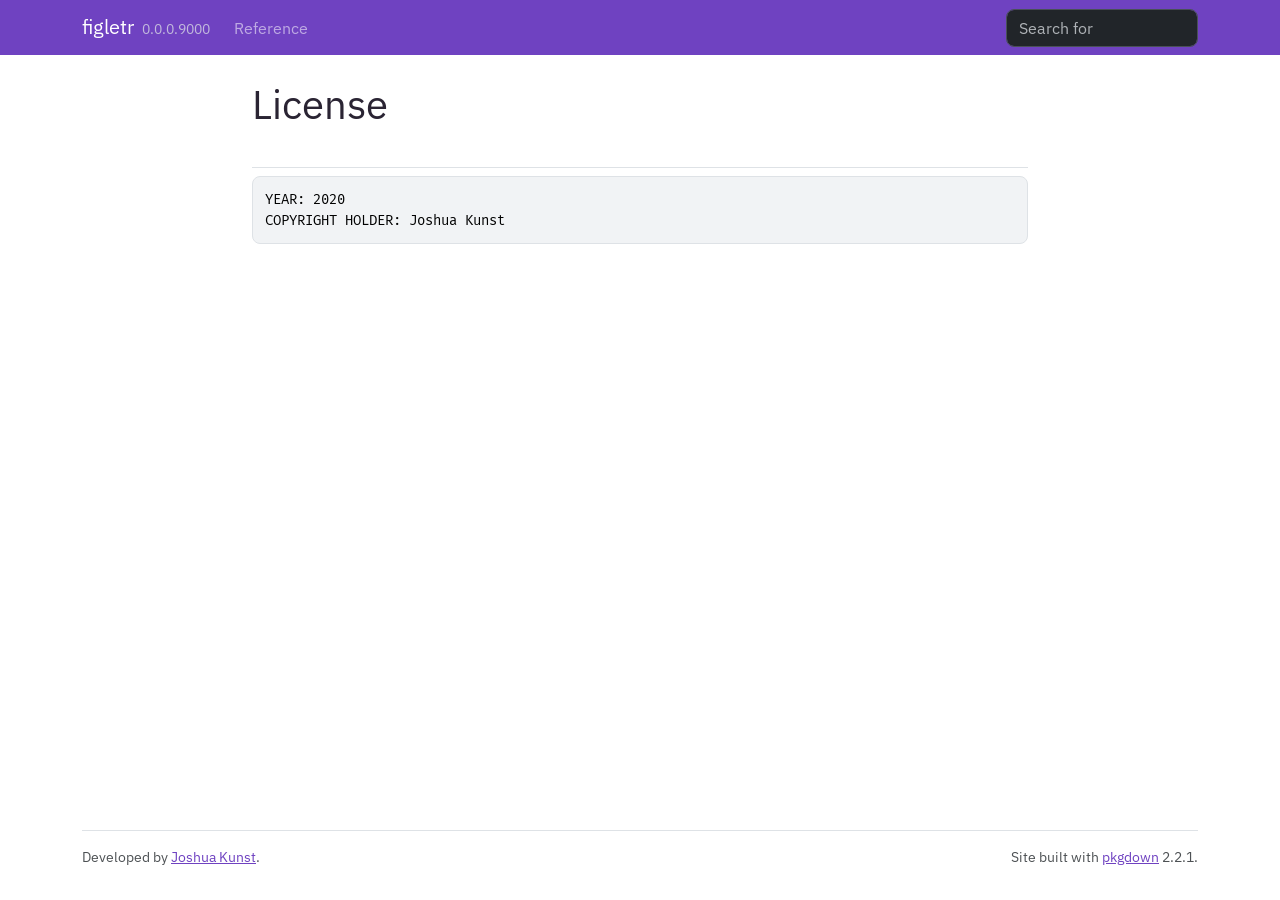
<file: LICENSE-text.html>
<!DOCTYPE html>
<!-- Generated by pkgdown: do not edit by hand --><html lang="en"><head><meta http-equiv="Content-Type" content="text/html; charset=UTF-8"><meta charset="utf-8"><meta http-equiv="X-UA-Compatible" content="IE=edge"><meta name="viewport" content="width=device-width, initial-scale=1, shrink-to-fit=no"><title>License • figletr</title><script src="deps/jquery-3.6.0/jquery-3.6.0.min.js"></script><meta name="viewport" content="width=device-width, initial-scale=1, shrink-to-fit=no"><link href="deps/bootstrap-5.3.8/bootstrap.min.css" rel="stylesheet"><script src="deps/bootstrap-5.3.8/bootstrap.bundle.min.js"></script><link href="deps/IBM_Plex_Sans-0.4.10/font.css" rel="stylesheet"><link href="deps/Fira_Mono-0.4.10/font.css" rel="stylesheet"><link href="deps/font-awesome-6.5.2/css/all.min.css" rel="stylesheet"><link href="deps/font-awesome-6.5.2/css/v4-shims.min.css" rel="stylesheet"><script src="deps/headroom-0.11.0/headroom.min.js"></script><script src="deps/headroom-0.11.0/jQuery.headroom.min.js"></script><script src="deps/bootstrap-toc-1.0.1/bootstrap-toc.min.js"></script><script src="deps/clipboard.js-2.0.11/clipboard.min.js"></script><script src="deps/search-1.0.0/autocomplete.jquery.min.js"></script><script src="deps/search-1.0.0/fuse.min.js"></script><script src="deps/search-1.0.0/mark.min.js"></script><!-- pkgdown --><script src="pkgdown.js"></script><meta property="og:title" content="License"><!-- Google tag (gtag.js) --><script async src="https://www.googletagmanager.com/gtag/js?id=G-ECZ9XLT78C"></script><script>
  window.dataLayer = window.dataLayer || [];
  function gtag(){dataLayer.push(arguments);}
  gtag('js', new Date());
  gtag('config', 'G-ECZ9XLT78C');
</script></head><body>
    <a href="#main" class="visually-hidden-focusable">Skip to contents</a>


    <nav class="navbar navbar-expand-lg fixed-top bg-primary" data-bs-theme="dark" aria-label="Site navigation"><div class="container">

    <a class="navbar-brand me-2" href="index.html">figletr</a>

    <small class="nav-text text-muted me-auto" data-bs-toggle="tooltip" data-bs-placement="bottom" title="">0.0.0.9000</small>


    <button class="navbar-toggler" type="button" data-bs-toggle="collapse" data-bs-target="#navbar" aria-controls="navbar" aria-expanded="false" aria-label="Toggle navigation">
      <span class="navbar-toggler-icon"></span>
    </button>

    <div id="navbar" class="collapse navbar-collapse ms-3">
      <ul class="navbar-nav me-auto"><li class="nav-item"><a class="nav-link" href="reference/index.html">Reference</a></li>
      </ul><ul class="navbar-nav"><li class="nav-item"><form class="form-inline" role="search">
 <input class="form-control" type="search" name="search-input" id="search-input" autocomplete="off" aria-label="Search site" placeholder="Search for" data-search-index="search.json"></form></li>
      </ul></div>


  </div>
</nav><div class="container template-title-body">
<div class="row">
  <main id="main" class="col-md-9"><div class="page-header">

      <h1>License</h1>

    </div>

<pre>YEAR: 2020
COPYRIGHT HOLDER: Joshua Kunst
</pre>

  </main></div>


    <footer><div class="pkgdown-footer-left">
  <p>Developed by <a href="https://jkunst.com" class="external-link">Joshua Kunst</a>.</p>
</div>

<div class="pkgdown-footer-right">
  <p>Site built with <a href="https://pkgdown.r-lib.org/" class="external-link">pkgdown</a> 2.2.1.</p>
</div>

    </footer></div>





  </body></html>
</file>
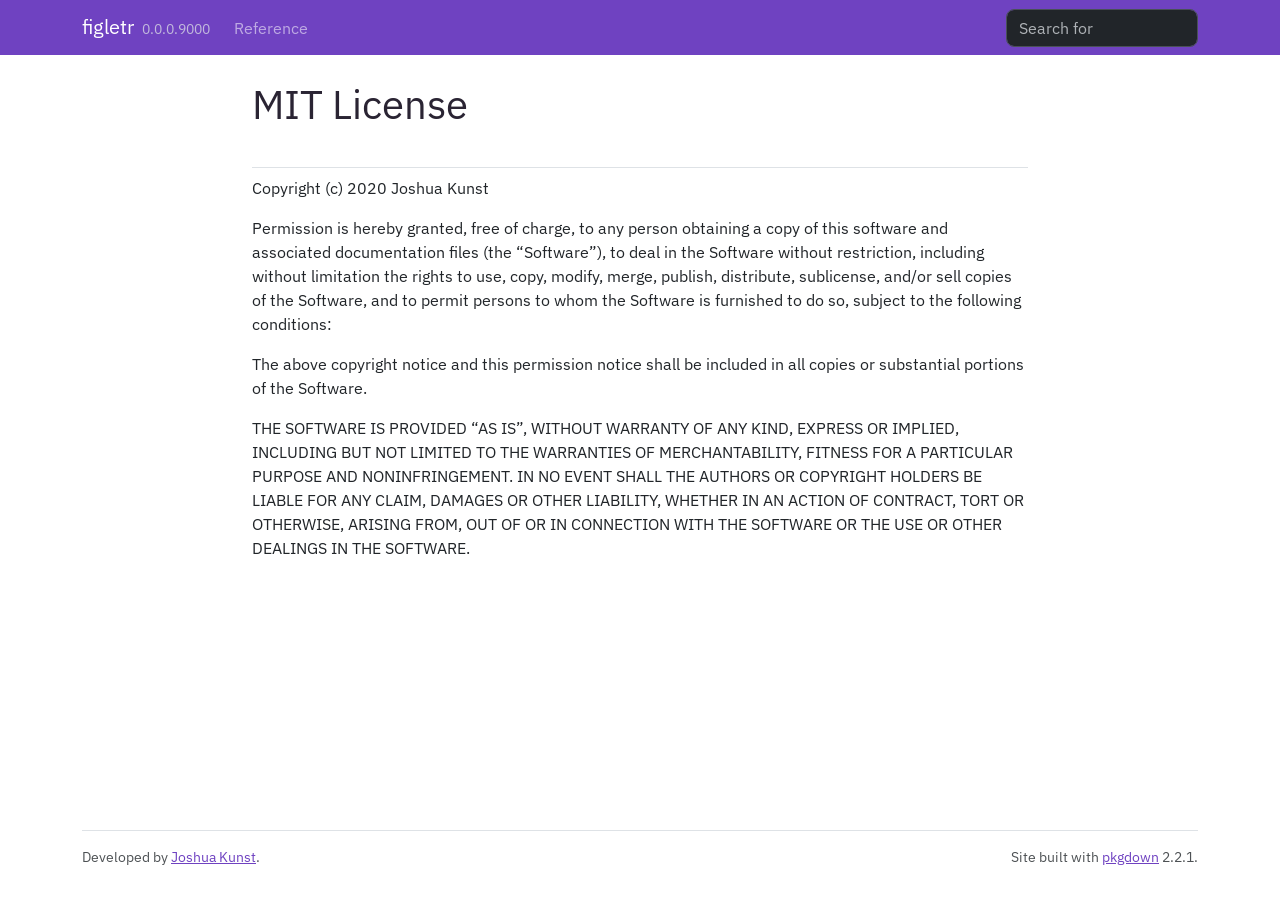
<file: LICENSE.html>
<!DOCTYPE html>
<!-- Generated by pkgdown: do not edit by hand --><html lang="en"><head><meta http-equiv="Content-Type" content="text/html; charset=UTF-8"><meta charset="utf-8"><meta http-equiv="X-UA-Compatible" content="IE=edge"><meta name="viewport" content="width=device-width, initial-scale=1, shrink-to-fit=no"><title>MIT License • figletr</title><script src="deps/jquery-3.6.0/jquery-3.6.0.min.js"></script><meta name="viewport" content="width=device-width, initial-scale=1, shrink-to-fit=no"><link href="deps/bootstrap-5.3.8/bootstrap.min.css" rel="stylesheet"><script src="deps/bootstrap-5.3.8/bootstrap.bundle.min.js"></script><link href="deps/IBM_Plex_Sans-0.4.10/font.css" rel="stylesheet"><link href="deps/Fira_Mono-0.4.10/font.css" rel="stylesheet"><link href="deps/font-awesome-6.5.2/css/all.min.css" rel="stylesheet"><link href="deps/font-awesome-6.5.2/css/v4-shims.min.css" rel="stylesheet"><script src="deps/headroom-0.11.0/headroom.min.js"></script><script src="deps/headroom-0.11.0/jQuery.headroom.min.js"></script><script src="deps/bootstrap-toc-1.0.1/bootstrap-toc.min.js"></script><script src="deps/clipboard.js-2.0.11/clipboard.min.js"></script><script src="deps/search-1.0.0/autocomplete.jquery.min.js"></script><script src="deps/search-1.0.0/fuse.min.js"></script><script src="deps/search-1.0.0/mark.min.js"></script><!-- pkgdown --><script src="pkgdown.js"></script><meta property="og:title" content="MIT License"><!-- Google tag (gtag.js) --><script async src="https://www.googletagmanager.com/gtag/js?id=G-ECZ9XLT78C"></script><script>
  window.dataLayer = window.dataLayer || [];
  function gtag(){dataLayer.push(arguments);}
  gtag('js', new Date());
  gtag('config', 'G-ECZ9XLT78C');
</script></head><body>
    <a href="#main" class="visually-hidden-focusable">Skip to contents</a>


    <nav class="navbar navbar-expand-lg fixed-top bg-primary" data-bs-theme="dark" aria-label="Site navigation"><div class="container">

    <a class="navbar-brand me-2" href="index.html">figletr</a>

    <small class="nav-text text-muted me-auto" data-bs-toggle="tooltip" data-bs-placement="bottom" title="">0.0.0.9000</small>


    <button class="navbar-toggler" type="button" data-bs-toggle="collapse" data-bs-target="#navbar" aria-controls="navbar" aria-expanded="false" aria-label="Toggle navigation">
      <span class="navbar-toggler-icon"></span>
    </button>

    <div id="navbar" class="collapse navbar-collapse ms-3">
      <ul class="navbar-nav me-auto"><li class="nav-item"><a class="nav-link" href="reference/index.html">Reference</a></li>
      </ul><ul class="navbar-nav"><li class="nav-item"><form class="form-inline" role="search">
 <input class="form-control" type="search" name="search-input" id="search-input" autocomplete="off" aria-label="Search site" placeholder="Search for" data-search-index="search.json"></form></li>
      </ul></div>


  </div>
</nav><div class="container template-title-body">
<div class="row">
  <main id="main" class="col-md-9"><div class="page-header">

      <h1>MIT License</h1>

    </div>

<div id="mit-license" class="section level1">

<p>Copyright (c) 2020 Joshua Kunst</p>
<p>Permission is hereby granted, free of charge, to any person obtaining a copy of this software and associated documentation files (the “Software”), to deal in the Software without restriction, including without limitation the rights to use, copy, modify, merge, publish, distribute, sublicense, and/or sell copies of the Software, and to permit persons to whom the Software is furnished to do so, subject to the following conditions:</p>
<p>The above copyright notice and this permission notice shall be included in all copies or substantial portions of the Software.</p>
<p>THE SOFTWARE IS PROVIDED “AS IS”, WITHOUT WARRANTY OF ANY KIND, EXPRESS OR IMPLIED, INCLUDING BUT NOT LIMITED TO THE WARRANTIES OF MERCHANTABILITY, FITNESS FOR A PARTICULAR PURPOSE AND NONINFRINGEMENT. IN NO EVENT SHALL THE AUTHORS OR COPYRIGHT HOLDERS BE LIABLE FOR ANY CLAIM, DAMAGES OR OTHER LIABILITY, WHETHER IN AN ACTION OF CONTRACT, TORT OR OTHERWISE, ARISING FROM, OUT OF OR IN CONNECTION WITH THE SOFTWARE OR THE USE OR OTHER DEALINGS IN THE SOFTWARE.</p>
</div>

  </main></div>


    <footer><div class="pkgdown-footer-left">
  <p>Developed by <a href="https://jkunst.com" class="external-link">Joshua Kunst</a>.</p>
</div>

<div class="pkgdown-footer-right">
  <p>Site built with <a href="https://pkgdown.r-lib.org/" class="external-link">pkgdown</a> 2.2.1.</p>
</div>

    </footer></div>





  </body></html>
</file>
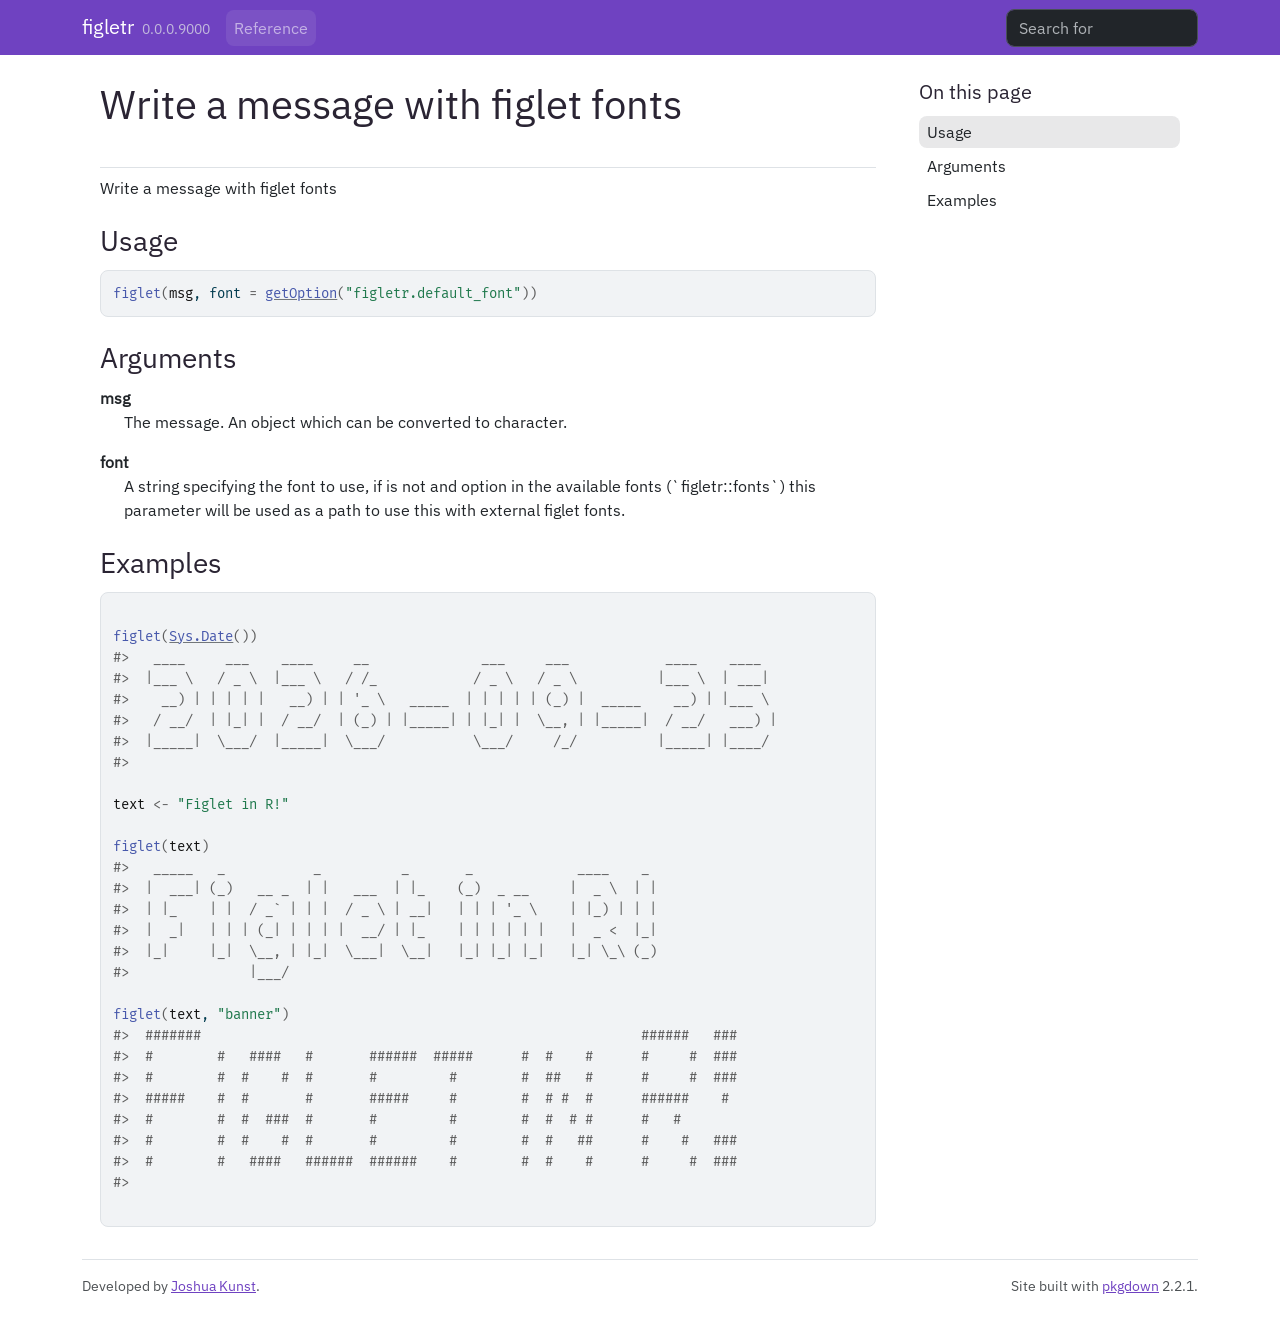
<file: reference/figlet.html>
<!DOCTYPE html>
<!-- Generated by pkgdown: do not edit by hand --><html lang="en"><head><meta http-equiv="Content-Type" content="text/html; charset=UTF-8"><meta charset="utf-8"><meta http-equiv="X-UA-Compatible" content="IE=edge"><meta name="viewport" content="width=device-width, initial-scale=1, shrink-to-fit=no"><title>Write a message with figlet fonts — figlet • figletr</title><script src="../deps/jquery-3.6.0/jquery-3.6.0.min.js"></script><meta name="viewport" content="width=device-width, initial-scale=1, shrink-to-fit=no"><link href="../deps/bootstrap-5.3.8/bootstrap.min.css" rel="stylesheet"><script src="../deps/bootstrap-5.3.8/bootstrap.bundle.min.js"></script><link href="../deps/IBM_Plex_Sans-0.4.10/font.css" rel="stylesheet"><link href="../deps/Fira_Mono-0.4.10/font.css" rel="stylesheet"><link href="../deps/font-awesome-6.5.2/css/all.min.css" rel="stylesheet"><link href="../deps/font-awesome-6.5.2/css/v4-shims.min.css" rel="stylesheet"><script src="../deps/headroom-0.11.0/headroom.min.js"></script><script src="../deps/headroom-0.11.0/jQuery.headroom.min.js"></script><script src="../deps/bootstrap-toc-1.0.1/bootstrap-toc.min.js"></script><script src="../deps/clipboard.js-2.0.11/clipboard.min.js"></script><script src="../deps/search-1.0.0/autocomplete.jquery.min.js"></script><script src="../deps/search-1.0.0/fuse.min.js"></script><script src="../deps/search-1.0.0/mark.min.js"></script><!-- pkgdown --><script src="../pkgdown.js"></script><meta property="og:title" content="Write a message with figlet fonts — figlet"><meta name="description" content="Write a message with figlet fonts"><meta property="og:description" content="Write a message with figlet fonts"><!-- Google tag (gtag.js) --><script async src="https://www.googletagmanager.com/gtag/js?id=G-ECZ9XLT78C"></script><script>
  window.dataLayer = window.dataLayer || [];
  function gtag(){dataLayer.push(arguments);}
  gtag('js', new Date());
  gtag('config', 'G-ECZ9XLT78C');
</script></head><body>
    <a href="#main" class="visually-hidden-focusable">Skip to contents</a>


    <nav class="navbar navbar-expand-lg fixed-top bg-primary" data-bs-theme="dark" aria-label="Site navigation"><div class="container">

    <a class="navbar-brand me-2" href="../index.html">figletr</a>

    <small class="nav-text text-muted me-auto" data-bs-toggle="tooltip" data-bs-placement="bottom" title="">0.0.0.9000</small>


    <button class="navbar-toggler" type="button" data-bs-toggle="collapse" data-bs-target="#navbar" aria-controls="navbar" aria-expanded="false" aria-label="Toggle navigation">
      <span class="navbar-toggler-icon"></span>
    </button>

    <div id="navbar" class="collapse navbar-collapse ms-3">
      <ul class="navbar-nav me-auto"><li class="active nav-item"><a class="nav-link" href="../reference/index.html">Reference</a></li>
      </ul><ul class="navbar-nav"><li class="nav-item"><form class="form-inline" role="search">
 <input class="form-control" type="search" name="search-input" id="search-input" autocomplete="off" aria-label="Search site" placeholder="Search for" data-search-index="../search.json"></form></li>
      </ul></div>


  </div>
</nav><div class="container template-reference-topic">
<div class="row">
  <main id="main" class="col-md-9"><div class="page-header">

      <h1>Write a message with figlet fonts</h1>

      <div class="d-none name"><code>figlet.Rd</code></div>
    </div>

    <div class="ref-description section level2">
    <p>Write a message with figlet fonts</p>
    </div>

    <div class="section level2">
    <h2 id="ref-usage">Usage<a class="anchor" aria-label="anchor" href="#ref-usage"></a></h2>
    <div class="sourceCode"><pre class="sourceCode r"><code><span><span class="fu">figlet</span><span class="op">(</span><span class="va">msg</span>, font <span class="op">=</span> <span class="fu"><a href="https://rdrr.io/r/base/options.html" class="external-link">getOption</a></span><span class="op">(</span><span class="st">"figletr.default_font"</span><span class="op">)</span><span class="op">)</span></span></code></pre></div>
    </div>

    <div class="section level2">
    <h2 id="arguments">Arguments<a class="anchor" aria-label="anchor" href="#arguments"></a></h2>


<dl><dt id="arg-msg">msg<a class="anchor" aria-label="anchor" href="#arg-msg"></a></dt>
<dd><p>The message. An object which can be converted to character.</p></dd>


<dt id="arg-font">font<a class="anchor" aria-label="anchor" href="#arg-font"></a></dt>
<dd><p>A string specifying the font to use, if is not and option in the
available fonts (`figletr::fonts`) this parameter will be used as a path to
use this with external figlet fonts.</p></dd>

</dl></div>

    <div class="section level2">
    <h2 id="ref-examples">Examples<a class="anchor" aria-label="anchor" href="#ref-examples"></a></h2>
    <div class="sourceCode"><pre class="sourceCode r"><code><span class="r-in"><span></span></span>
<span class="r-in"><span><span class="fu">figlet</span><span class="op">(</span><span class="fu"><a href="https://rdrr.io/r/base/Sys.time.html" class="external-link">Sys.Date</a></span><span class="op">(</span><span class="op">)</span><span class="op">)</span></span></span>
<span class="r-msg co"><span class="r-pr">#&gt;</span>   ____     ___    ____     __              ___     ___            ____    ____  </span>
<span class="r-msg co"><span class="r-pr">#&gt;</span>  |___ \   / _ \  |___ \   / /_            / _ \   / _ \          |___ \  | ___| </span>
<span class="r-msg co"><span class="r-pr">#&gt;</span>    __) | | | | |   __) | | '_ \   _____  | | | | | (_) |  _____    __) | |___ \ </span>
<span class="r-msg co"><span class="r-pr">#&gt;</span>   / __/  | |_| |  / __/  | (_) | |_____| | |_| |  \__, | |_____|  / __/   ___) |</span>
<span class="r-msg co"><span class="r-pr">#&gt;</span>  |_____|  \___/  |_____|  \___/           \___/     /_/          |_____| |____/ </span>
<span class="r-msg co"><span class="r-pr">#&gt;</span>                                                                                 </span>
<span class="r-in"><span></span></span>
<span class="r-in"><span><span class="va">text</span> <span class="op">&lt;-</span> <span class="st">"Figlet in R!"</span></span></span>
<span class="r-in"><span></span></span>
<span class="r-in"><span><span class="fu">figlet</span><span class="op">(</span><span class="va">text</span><span class="op">)</span></span></span>
<span class="r-msg co"><span class="r-pr">#&gt;</span>   _____   _           _          _       _             ____    _ </span>
<span class="r-msg co"><span class="r-pr">#&gt;</span>  |  ___| (_)   __ _  | |   ___  | |_    (_)  _ __     |  _ \  | |</span>
<span class="r-msg co"><span class="r-pr">#&gt;</span>  | |_    | |  / _` | | |  / _ \ | __|   | | | '_ \    | |_) | | |</span>
<span class="r-msg co"><span class="r-pr">#&gt;</span>  |  _|   | | | (_| | | | |  __/ | |_    | | | | | |   |  _ &lt;  |_|</span>
<span class="r-msg co"><span class="r-pr">#&gt;</span>  |_|     |_|  \__, | |_|  \___|  \__|   |_| |_| |_|   |_| \_\ (_)</span>
<span class="r-msg co"><span class="r-pr">#&gt;</span>               |___/                                              </span>
<span class="r-in"><span></span></span>
<span class="r-in"><span><span class="fu">figlet</span><span class="op">(</span><span class="va">text</span>, <span class="st">"banner"</span><span class="op">)</span></span></span>
<span class="r-msg co"><span class="r-pr">#&gt;</span>  #######                                                       ######   ### </span>
<span class="r-msg co"><span class="r-pr">#&gt;</span>  #        #   ####   #       ######  #####      #  #    #      #     #  ### </span>
<span class="r-msg co"><span class="r-pr">#&gt;</span>  #        #  #    #  #       #         #        #  ##   #      #     #  ### </span>
<span class="r-msg co"><span class="r-pr">#&gt;</span>  #####    #  #       #       #####     #        #  # #  #      ######    #  </span>
<span class="r-msg co"><span class="r-pr">#&gt;</span>  #        #  #  ###  #       #         #        #  #  # #      #   #        </span>
<span class="r-msg co"><span class="r-pr">#&gt;</span>  #        #  #    #  #       #         #        #  #   ##      #    #   ### </span>
<span class="r-msg co"><span class="r-pr">#&gt;</span>  #        #   ####   ######  ######    #        #  #    #      #     #  ### </span>
<span class="r-msg co"><span class="r-pr">#&gt;</span>                                                                             </span>
<span class="r-in"><span></span></span>
</code></pre></div>
    </div>
  </main><aside class="col-md-3"><nav id="toc" aria-label="Table of contents"><h2>On this page</h2>
    </nav></aside></div>


    <footer><div class="pkgdown-footer-left">
  <p>Developed by <a href="https://jkunst.com" class="external-link">Joshua Kunst</a>.</p>
</div>

<div class="pkgdown-footer-right">
  <p>Site built with <a href="https://pkgdown.r-lib.org/" class="external-link">pkgdown</a> 2.2.1.</p>
</div>

    </footer></div>





  </body></html>
</file>
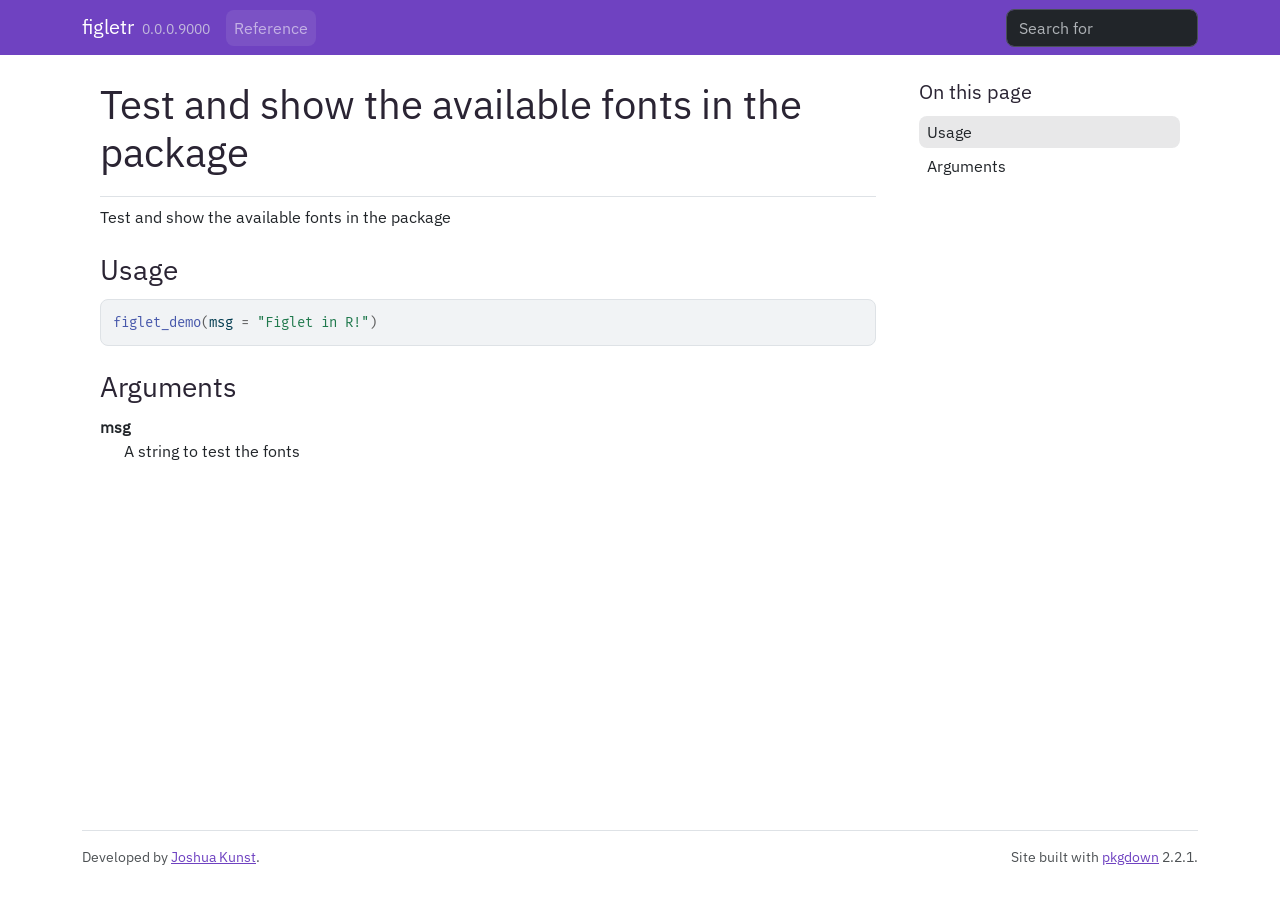
<file: reference/figlet_demo.html>
<!DOCTYPE html>
<!-- Generated by pkgdown: do not edit by hand --><html lang="en"><head><meta http-equiv="Content-Type" content="text/html; charset=UTF-8"><meta charset="utf-8"><meta http-equiv="X-UA-Compatible" content="IE=edge"><meta name="viewport" content="width=device-width, initial-scale=1, shrink-to-fit=no"><title>Test and show the available fonts in the package — figlet_demo • figletr</title><script src="../deps/jquery-3.6.0/jquery-3.6.0.min.js"></script><meta name="viewport" content="width=device-width, initial-scale=1, shrink-to-fit=no"><link href="../deps/bootstrap-5.3.8/bootstrap.min.css" rel="stylesheet"><script src="../deps/bootstrap-5.3.8/bootstrap.bundle.min.js"></script><link href="../deps/IBM_Plex_Sans-0.4.10/font.css" rel="stylesheet"><link href="../deps/Fira_Mono-0.4.10/font.css" rel="stylesheet"><link href="../deps/font-awesome-6.5.2/css/all.min.css" rel="stylesheet"><link href="../deps/font-awesome-6.5.2/css/v4-shims.min.css" rel="stylesheet"><script src="../deps/headroom-0.11.0/headroom.min.js"></script><script src="../deps/headroom-0.11.0/jQuery.headroom.min.js"></script><script src="../deps/bootstrap-toc-1.0.1/bootstrap-toc.min.js"></script><script src="../deps/clipboard.js-2.0.11/clipboard.min.js"></script><script src="../deps/search-1.0.0/autocomplete.jquery.min.js"></script><script src="../deps/search-1.0.0/fuse.min.js"></script><script src="../deps/search-1.0.0/mark.min.js"></script><!-- pkgdown --><script src="../pkgdown.js"></script><meta property="og:title" content="Test and show the available fonts in the package — figlet_demo"><meta name="description" content="Test and show the available fonts in the package"><meta property="og:description" content="Test and show the available fonts in the package"><!-- Google tag (gtag.js) --><script async src="https://www.googletagmanager.com/gtag/js?id=G-ECZ9XLT78C"></script><script>
  window.dataLayer = window.dataLayer || [];
  function gtag(){dataLayer.push(arguments);}
  gtag('js', new Date());
  gtag('config', 'G-ECZ9XLT78C');
</script></head><body>
    <a href="#main" class="visually-hidden-focusable">Skip to contents</a>


    <nav class="navbar navbar-expand-lg fixed-top bg-primary" data-bs-theme="dark" aria-label="Site navigation"><div class="container">

    <a class="navbar-brand me-2" href="../index.html">figletr</a>

    <small class="nav-text text-muted me-auto" data-bs-toggle="tooltip" data-bs-placement="bottom" title="">0.0.0.9000</small>


    <button class="navbar-toggler" type="button" data-bs-toggle="collapse" data-bs-target="#navbar" aria-controls="navbar" aria-expanded="false" aria-label="Toggle navigation">
      <span class="navbar-toggler-icon"></span>
    </button>

    <div id="navbar" class="collapse navbar-collapse ms-3">
      <ul class="navbar-nav me-auto"><li class="active nav-item"><a class="nav-link" href="../reference/index.html">Reference</a></li>
      </ul><ul class="navbar-nav"><li class="nav-item"><form class="form-inline" role="search">
 <input class="form-control" type="search" name="search-input" id="search-input" autocomplete="off" aria-label="Search site" placeholder="Search for" data-search-index="../search.json"></form></li>
      </ul></div>


  </div>
</nav><div class="container template-reference-topic">
<div class="row">
  <main id="main" class="col-md-9"><div class="page-header">

      <h1>Test and show the available fonts in the package</h1>

      <div class="d-none name"><code>figlet_demo.Rd</code></div>
    </div>

    <div class="ref-description section level2">
    <p>Test and show the available fonts in the package</p>
    </div>

    <div class="section level2">
    <h2 id="ref-usage">Usage<a class="anchor" aria-label="anchor" href="#ref-usage"></a></h2>
    <div class="sourceCode"><pre class="sourceCode r"><code><span><span class="fu">figlet_demo</span><span class="op">(</span>msg <span class="op">=</span> <span class="st">"Figlet in R!"</span><span class="op">)</span></span></code></pre></div>
    </div>

    <div class="section level2">
    <h2 id="arguments">Arguments<a class="anchor" aria-label="anchor" href="#arguments"></a></h2>


<dl><dt id="arg-msg">msg<a class="anchor" aria-label="anchor" href="#arg-msg"></a></dt>
<dd><p>A string to test the fonts</p></dd>

</dl></div>

  </main><aside class="col-md-3"><nav id="toc" aria-label="Table of contents"><h2>On this page</h2>
    </nav></aside></div>


    <footer><div class="pkgdown-footer-left">
  <p>Developed by <a href="https://jkunst.com" class="external-link">Joshua Kunst</a>.</p>
</div>

<div class="pkgdown-footer-right">
  <p>Site built with <a href="https://pkgdown.r-lib.org/" class="external-link">pkgdown</a> 2.2.1.</p>
</div>

    </footer></div>





  </body></html>
</file>
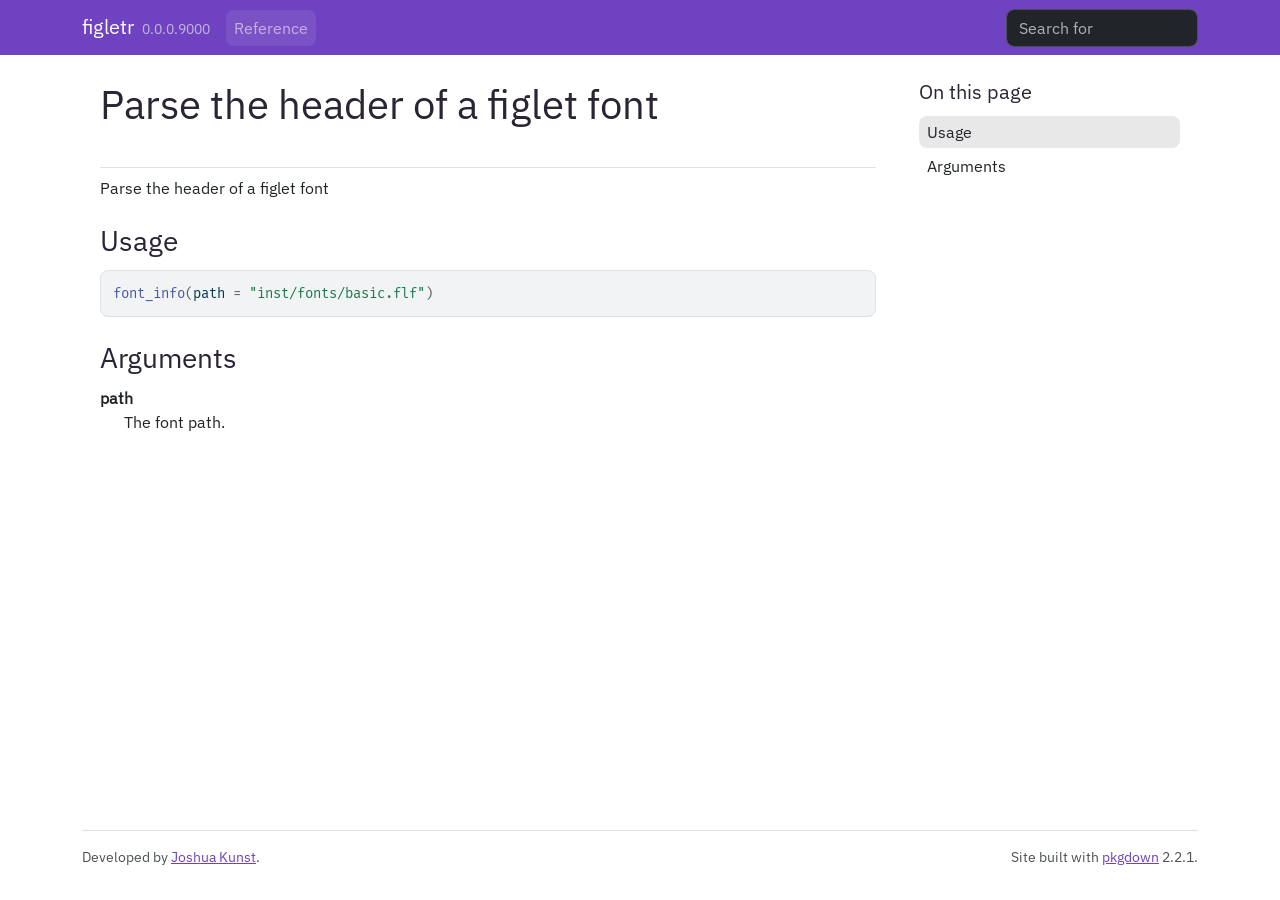
<file: reference/font_info.html>
<!DOCTYPE html>
<!-- Generated by pkgdown: do not edit by hand --><html lang="en"><head><meta http-equiv="Content-Type" content="text/html; charset=UTF-8"><meta charset="utf-8"><meta http-equiv="X-UA-Compatible" content="IE=edge"><meta name="viewport" content="width=device-width, initial-scale=1, shrink-to-fit=no"><title>Parse the header of a figlet font — font_info • figletr</title><script src="../deps/jquery-3.6.0/jquery-3.6.0.min.js"></script><meta name="viewport" content="width=device-width, initial-scale=1, shrink-to-fit=no"><link href="../deps/bootstrap-5.3.8/bootstrap.min.css" rel="stylesheet"><script src="../deps/bootstrap-5.3.8/bootstrap.bundle.min.js"></script><link href="../deps/IBM_Plex_Sans-0.4.10/font.css" rel="stylesheet"><link href="../deps/Fira_Mono-0.4.10/font.css" rel="stylesheet"><link href="../deps/font-awesome-6.5.2/css/all.min.css" rel="stylesheet"><link href="../deps/font-awesome-6.5.2/css/v4-shims.min.css" rel="stylesheet"><script src="../deps/headroom-0.11.0/headroom.min.js"></script><script src="../deps/headroom-0.11.0/jQuery.headroom.min.js"></script><script src="../deps/bootstrap-toc-1.0.1/bootstrap-toc.min.js"></script><script src="../deps/clipboard.js-2.0.11/clipboard.min.js"></script><script src="../deps/search-1.0.0/autocomplete.jquery.min.js"></script><script src="../deps/search-1.0.0/fuse.min.js"></script><script src="../deps/search-1.0.0/mark.min.js"></script><!-- pkgdown --><script src="../pkgdown.js"></script><meta property="og:title" content="Parse the header of a figlet font — font_info"><meta name="description" content="Parse the header of a figlet font"><meta property="og:description" content="Parse the header of a figlet font"><!-- Google tag (gtag.js) --><script async src="https://www.googletagmanager.com/gtag/js?id=G-ECZ9XLT78C"></script><script>
  window.dataLayer = window.dataLayer || [];
  function gtag(){dataLayer.push(arguments);}
  gtag('js', new Date());
  gtag('config', 'G-ECZ9XLT78C');
</script></head><body>
    <a href="#main" class="visually-hidden-focusable">Skip to contents</a>


    <nav class="navbar navbar-expand-lg fixed-top bg-primary" data-bs-theme="dark" aria-label="Site navigation"><div class="container">

    <a class="navbar-brand me-2" href="../index.html">figletr</a>

    <small class="nav-text text-muted me-auto" data-bs-toggle="tooltip" data-bs-placement="bottom" title="">0.0.0.9000</small>


    <button class="navbar-toggler" type="button" data-bs-toggle="collapse" data-bs-target="#navbar" aria-controls="navbar" aria-expanded="false" aria-label="Toggle navigation">
      <span class="navbar-toggler-icon"></span>
    </button>

    <div id="navbar" class="collapse navbar-collapse ms-3">
      <ul class="navbar-nav me-auto"><li class="active nav-item"><a class="nav-link" href="../reference/index.html">Reference</a></li>
      </ul><ul class="navbar-nav"><li class="nav-item"><form class="form-inline" role="search">
 <input class="form-control" type="search" name="search-input" id="search-input" autocomplete="off" aria-label="Search site" placeholder="Search for" data-search-index="../search.json"></form></li>
      </ul></div>


  </div>
</nav><div class="container template-reference-topic">
<div class="row">
  <main id="main" class="col-md-9"><div class="page-header">

      <h1>Parse the header of a figlet font</h1>

      <div class="d-none name"><code>font_info.Rd</code></div>
    </div>

    <div class="ref-description section level2">
    <p>Parse the header of a figlet font</p>
    </div>

    <div class="section level2">
    <h2 id="ref-usage">Usage<a class="anchor" aria-label="anchor" href="#ref-usage"></a></h2>
    <div class="sourceCode"><pre class="sourceCode r"><code><span><span class="fu">font_info</span><span class="op">(</span>path <span class="op">=</span> <span class="st">"inst/fonts/basic.flf"</span><span class="op">)</span></span></code></pre></div>
    </div>

    <div class="section level2">
    <h2 id="arguments">Arguments<a class="anchor" aria-label="anchor" href="#arguments"></a></h2>


<dl><dt id="arg-path">path<a class="anchor" aria-label="anchor" href="#arg-path"></a></dt>
<dd><p>The font path.</p></dd>

</dl></div>

  </main><aside class="col-md-3"><nav id="toc" aria-label="Table of contents"><h2>On this page</h2>
    </nav></aside></div>


    <footer><div class="pkgdown-footer-left">
  <p>Developed by <a href="https://jkunst.com" class="external-link">Joshua Kunst</a>.</p>
</div>

<div class="pkgdown-footer-right">
  <p>Site built with <a href="https://pkgdown.r-lib.org/" class="external-link">pkgdown</a> 2.2.1.</p>
</div>

    </footer></div>





  </body></html>
</file>
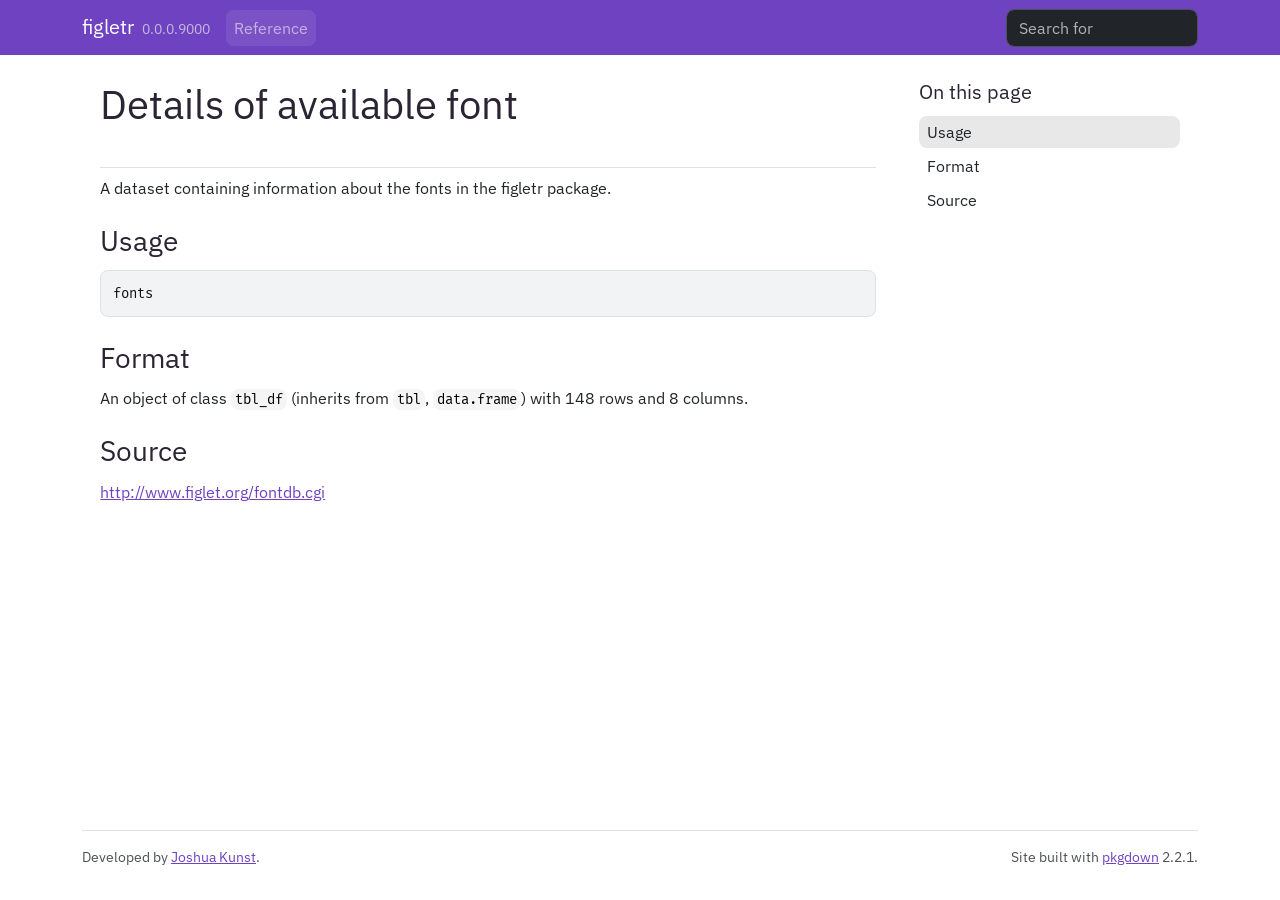
<file: reference/fonts.html>
<!DOCTYPE html>
<!-- Generated by pkgdown: do not edit by hand --><html lang="en"><head><meta http-equiv="Content-Type" content="text/html; charset=UTF-8"><meta charset="utf-8"><meta http-equiv="X-UA-Compatible" content="IE=edge"><meta name="viewport" content="width=device-width, initial-scale=1, shrink-to-fit=no"><title>Details of available font — fonts • figletr</title><script src="../deps/jquery-3.6.0/jquery-3.6.0.min.js"></script><meta name="viewport" content="width=device-width, initial-scale=1, shrink-to-fit=no"><link href="../deps/bootstrap-5.3.8/bootstrap.min.css" rel="stylesheet"><script src="../deps/bootstrap-5.3.8/bootstrap.bundle.min.js"></script><link href="../deps/IBM_Plex_Sans-0.4.10/font.css" rel="stylesheet"><link href="../deps/Fira_Mono-0.4.10/font.css" rel="stylesheet"><link href="../deps/font-awesome-6.5.2/css/all.min.css" rel="stylesheet"><link href="../deps/font-awesome-6.5.2/css/v4-shims.min.css" rel="stylesheet"><script src="../deps/headroom-0.11.0/headroom.min.js"></script><script src="../deps/headroom-0.11.0/jQuery.headroom.min.js"></script><script src="../deps/bootstrap-toc-1.0.1/bootstrap-toc.min.js"></script><script src="../deps/clipboard.js-2.0.11/clipboard.min.js"></script><script src="../deps/search-1.0.0/autocomplete.jquery.min.js"></script><script src="../deps/search-1.0.0/fuse.min.js"></script><script src="../deps/search-1.0.0/mark.min.js"></script><!-- pkgdown --><script src="../pkgdown.js"></script><meta property="og:title" content="Details of available font — fonts"><meta name="description" content="A dataset containing information about the fonts in the figletr package."><meta property="og:description" content="A dataset containing information about the fonts in the figletr package."><!-- Google tag (gtag.js) --><script async src="https://www.googletagmanager.com/gtag/js?id=G-ECZ9XLT78C"></script><script>
  window.dataLayer = window.dataLayer || [];
  function gtag(){dataLayer.push(arguments);}
  gtag('js', new Date());
  gtag('config', 'G-ECZ9XLT78C');
</script></head><body>
    <a href="#main" class="visually-hidden-focusable">Skip to contents</a>


    <nav class="navbar navbar-expand-lg fixed-top bg-primary" data-bs-theme="dark" aria-label="Site navigation"><div class="container">

    <a class="navbar-brand me-2" href="../index.html">figletr</a>

    <small class="nav-text text-muted me-auto" data-bs-toggle="tooltip" data-bs-placement="bottom" title="">0.0.0.9000</small>


    <button class="navbar-toggler" type="button" data-bs-toggle="collapse" data-bs-target="#navbar" aria-controls="navbar" aria-expanded="false" aria-label="Toggle navigation">
      <span class="navbar-toggler-icon"></span>
    </button>

    <div id="navbar" class="collapse navbar-collapse ms-3">
      <ul class="navbar-nav me-auto"><li class="active nav-item"><a class="nav-link" href="../reference/index.html">Reference</a></li>
      </ul><ul class="navbar-nav"><li class="nav-item"><form class="form-inline" role="search">
 <input class="form-control" type="search" name="search-input" id="search-input" autocomplete="off" aria-label="Search site" placeholder="Search for" data-search-index="../search.json"></form></li>
      </ul></div>


  </div>
</nav><div class="container template-reference-topic">
<div class="row">
  <main id="main" class="col-md-9"><div class="page-header">

      <h1>Details of available font</h1>

      <div class="d-none name"><code>fonts.Rd</code></div>
    </div>

    <div class="ref-description section level2">
    <p>A dataset containing information about the fonts in the figletr package.</p>
    </div>

    <div class="section level2">
    <h2 id="ref-usage">Usage<a class="anchor" aria-label="anchor" href="#ref-usage"></a></h2>
    <div class="sourceCode"><pre class="sourceCode r"><code><span><span class="va">fonts</span></span></code></pre></div>
    </div>

    <div class="section level2">
    <h2 id="format">Format<a class="anchor" aria-label="anchor" href="#format"></a></h2>
    <p>An object of class <code>tbl_df</code> (inherits from <code>tbl</code>, <code>data.frame</code>) with 148 rows and 8 columns.</p>
    </div>
    <div class="section level2">
    <h2 id="source">Source<a class="anchor" aria-label="anchor" href="#source"></a></h2>
    <p><a href="http://www.figlet.org/fontdb.cgi" class="external-link">http://www.figlet.org/fontdb.cgi</a></p>
    </div>

  </main><aside class="col-md-3"><nav id="toc" aria-label="Table of contents"><h2>On this page</h2>
    </nav></aside></div>


    <footer><div class="pkgdown-footer-left">
  <p>Developed by <a href="https://jkunst.com" class="external-link">Joshua Kunst</a>.</p>
</div>

<div class="pkgdown-footer-right">
  <p>Site built with <a href="https://pkgdown.r-lib.org/" class="external-link">pkgdown</a> 2.2.1.</p>
</div>

    </footer></div>





  </body></html>
</file>
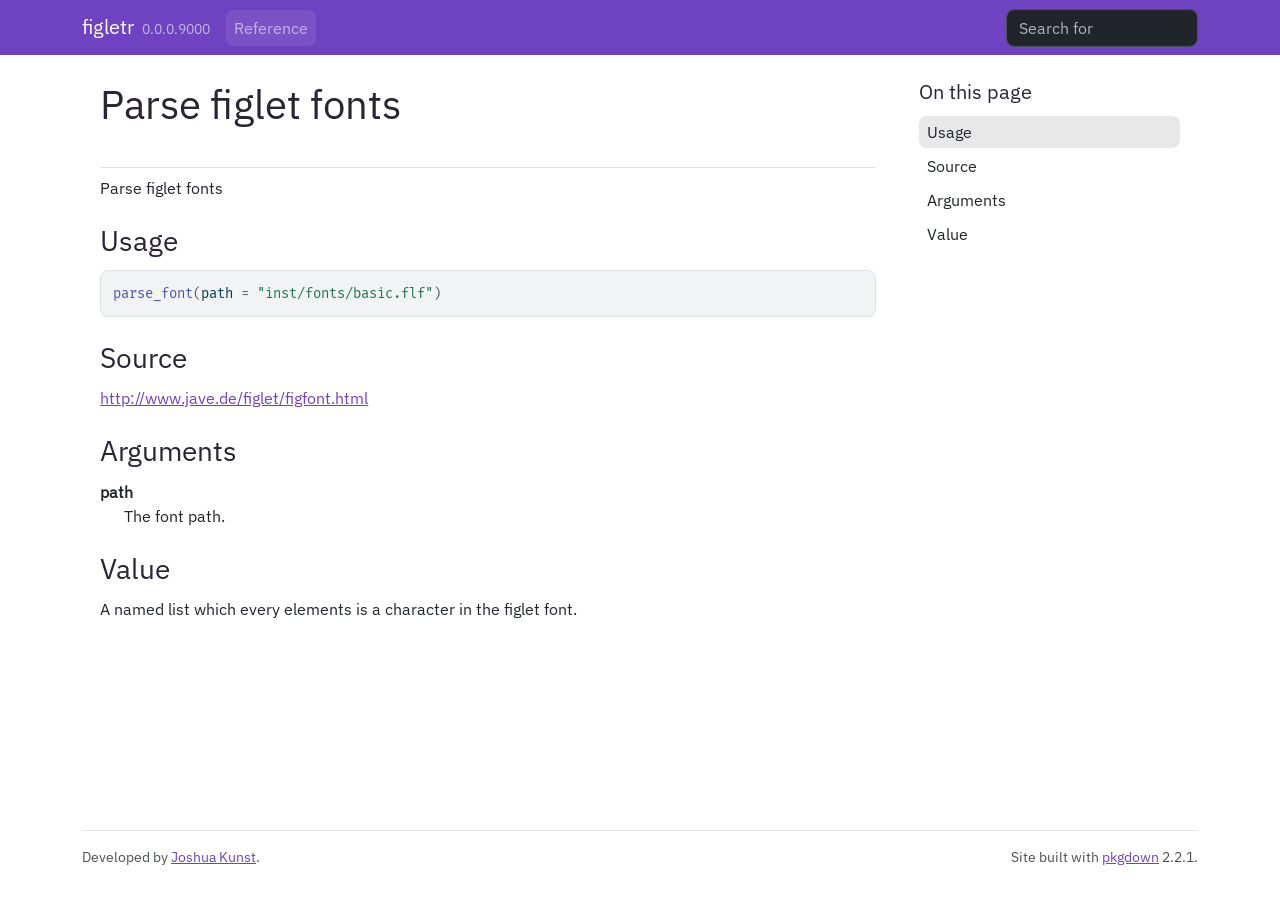
<file: reference/parse_font.html>
<!DOCTYPE html>
<!-- Generated by pkgdown: do not edit by hand --><html lang="en"><head><meta http-equiv="Content-Type" content="text/html; charset=UTF-8"><meta charset="utf-8"><meta http-equiv="X-UA-Compatible" content="IE=edge"><meta name="viewport" content="width=device-width, initial-scale=1, shrink-to-fit=no"><title>Parse figlet fonts — parse_font • figletr</title><script src="../deps/jquery-3.6.0/jquery-3.6.0.min.js"></script><meta name="viewport" content="width=device-width, initial-scale=1, shrink-to-fit=no"><link href="../deps/bootstrap-5.3.8/bootstrap.min.css" rel="stylesheet"><script src="../deps/bootstrap-5.3.8/bootstrap.bundle.min.js"></script><link href="../deps/IBM_Plex_Sans-0.4.10/font.css" rel="stylesheet"><link href="../deps/Fira_Mono-0.4.10/font.css" rel="stylesheet"><link href="../deps/font-awesome-6.5.2/css/all.min.css" rel="stylesheet"><link href="../deps/font-awesome-6.5.2/css/v4-shims.min.css" rel="stylesheet"><script src="../deps/headroom-0.11.0/headroom.min.js"></script><script src="../deps/headroom-0.11.0/jQuery.headroom.min.js"></script><script src="../deps/bootstrap-toc-1.0.1/bootstrap-toc.min.js"></script><script src="../deps/clipboard.js-2.0.11/clipboard.min.js"></script><script src="../deps/search-1.0.0/autocomplete.jquery.min.js"></script><script src="../deps/search-1.0.0/fuse.min.js"></script><script src="../deps/search-1.0.0/mark.min.js"></script><!-- pkgdown --><script src="../pkgdown.js"></script><meta property="og:title" content="Parse figlet fonts — parse_font"><meta name="description" content="Parse figlet fonts"><meta property="og:description" content="Parse figlet fonts"><!-- Google tag (gtag.js) --><script async src="https://www.googletagmanager.com/gtag/js?id=G-ECZ9XLT78C"></script><script>
  window.dataLayer = window.dataLayer || [];
  function gtag(){dataLayer.push(arguments);}
  gtag('js', new Date());
  gtag('config', 'G-ECZ9XLT78C');
</script></head><body>
    <a href="#main" class="visually-hidden-focusable">Skip to contents</a>


    <nav class="navbar navbar-expand-lg fixed-top bg-primary" data-bs-theme="dark" aria-label="Site navigation"><div class="container">

    <a class="navbar-brand me-2" href="../index.html">figletr</a>

    <small class="nav-text text-muted me-auto" data-bs-toggle="tooltip" data-bs-placement="bottom" title="">0.0.0.9000</small>


    <button class="navbar-toggler" type="button" data-bs-toggle="collapse" data-bs-target="#navbar" aria-controls="navbar" aria-expanded="false" aria-label="Toggle navigation">
      <span class="navbar-toggler-icon"></span>
    </button>

    <div id="navbar" class="collapse navbar-collapse ms-3">
      <ul class="navbar-nav me-auto"><li class="active nav-item"><a class="nav-link" href="../reference/index.html">Reference</a></li>
      </ul><ul class="navbar-nav"><li class="nav-item"><form class="form-inline" role="search">
 <input class="form-control" type="search" name="search-input" id="search-input" autocomplete="off" aria-label="Search site" placeholder="Search for" data-search-index="../search.json"></form></li>
      </ul></div>


  </div>
</nav><div class="container template-reference-topic">
<div class="row">
  <main id="main" class="col-md-9"><div class="page-header">

      <h1>Parse figlet fonts</h1>

      <div class="d-none name"><code>parse_font.Rd</code></div>
    </div>

    <div class="ref-description section level2">
    <p>Parse figlet fonts</p>
    </div>

    <div class="section level2">
    <h2 id="ref-usage">Usage<a class="anchor" aria-label="anchor" href="#ref-usage"></a></h2>
    <div class="sourceCode"><pre class="sourceCode r"><code><span><span class="fu">parse_font</span><span class="op">(</span>path <span class="op">=</span> <span class="st">"inst/fonts/basic.flf"</span><span class="op">)</span></span></code></pre></div>
    </div>

    <div class="section level2">
    <h2 id="source">Source<a class="anchor" aria-label="anchor" href="#source"></a></h2>
    <p><a href="http://www.jave.de/figlet/figfont.html" class="external-link">http://www.jave.de/figlet/figfont.html</a></p>
    </div>
    <div class="section level2">
    <h2 id="arguments">Arguments<a class="anchor" aria-label="anchor" href="#arguments"></a></h2>


<dl><dt id="arg-path">path<a class="anchor" aria-label="anchor" href="#arg-path"></a></dt>
<dd><p>The font path.</p></dd>

</dl></div>
    <div class="section level2">
    <h2 id="value">Value<a class="anchor" aria-label="anchor" href="#value"></a></h2>
    <p>A named list which every elements is a character in the figlet font.</p>
    </div>

  </main><aside class="col-md-3"><nav id="toc" aria-label="Table of contents"><h2>On this page</h2>
    </nav></aside></div>


    <footer><div class="pkgdown-footer-left">
  <p>Developed by <a href="https://jkunst.com" class="external-link">Joshua Kunst</a>.</p>
</div>

<div class="pkgdown-footer-right">
  <p>Site built with <a href="https://pkgdown.r-lib.org/" class="external-link">pkgdown</a> 2.2.1.</p>
</div>

    </footer></div>





  </body></html>
</file>
<file: deps/IBM_Plex_Sans-0.4.10/font.css>
/* cyrillic-ext */
@font-face {
  font-family: 'IBM Plex Sans';
  font-style: normal;
  font-weight: 400;
  font-stretch: 100%;
  font-display: swap;
  src: url(zYXGKVElMYYaJe8bpLHnCwDKr932-G7dytD-Dmu1swZSAXcomDVmadSD6llDCqg4poY.woff2) format('woff2');
  unicode-range: U+0460-052F, U+1C80-1C8A, U+20B4, U+2DE0-2DFF, U+A640-A69F, U+FE2E-FE2F;
}
/* cyrillic */
@font-face {
  font-family: 'IBM Plex Sans';
  font-style: normal;
  font-weight: 400;
  font-stretch: 100%;
  font-display: swap;
  src: url(zYXGKVElMYYaJe8bpLHnCwDKr932-G7dytD-Dmu1swZSAXcomDVmadSD6llDA6g4poY.woff2) format('woff2');
  unicode-range: U+0301, U+0400-045F, U+0490-0491, U+04B0-04B1, U+2116;
}
/* greek */
@font-face {
  font-family: 'IBM Plex Sans';
  font-style: normal;
  font-weight: 400;
  font-stretch: 100%;
  font-display: swap;
  src: url(zYXGKVElMYYaJe8bpLHnCwDKr932-G7dytD-Dmu1swZSAXcomDVmadSD6llDBKg4poY.woff2) format('woff2');
  unicode-range: U+0370-0377, U+037A-037F, U+0384-038A, U+038C, U+038E-03A1, U+03A3-03FF;
}
/* vietnamese */
@font-face {
  font-family: 'IBM Plex Sans';
  font-style: normal;
  font-weight: 400;
  font-stretch: 100%;
  font-display: swap;
  src: url(zYXGKVElMYYaJe8bpLHnCwDKr932-G7dytD-Dmu1swZSAXcomDVmadSD6llDCKg4poY.woff2) format('woff2');
  unicode-range: U+0102-0103, U+0110-0111, U+0128-0129, U+0168-0169, U+01A0-01A1, U+01AF-01B0, U+0300-0301, U+0303-0304, U+0308-0309, U+0323, U+0329, U+1EA0-1EF9, U+20AB;
}
/* latin-ext */
@font-face {
  font-family: 'IBM Plex Sans';
  font-style: normal;
  font-weight: 400;
  font-stretch: 100%;
  font-display: swap;
  src: url(zYXGKVElMYYaJe8bpLHnCwDKr932-G7dytD-Dmu1swZSAXcomDVmadSD6llDCag4poY.woff2) format('woff2');
  unicode-range: U+0100-02BA, U+02BD-02C5, U+02C7-02CC, U+02CE-02D7, U+02DD-02FF, U+0304, U+0308, U+0329, U+1D00-1DBF, U+1E00-1E9F, U+1EF2-1EFF, U+2020, U+20A0-20AB, U+20AD-20C0, U+2113, U+2C60-2C7F, U+A720-A7FF;
}
/* latin */
@font-face {
  font-family: 'IBM Plex Sans';
  font-style: normal;
  font-weight: 400;
  font-stretch: 100%;
  font-display: swap;
  src: url(zYXGKVElMYYaJe8bpLHnCwDKr932-G7dytD-Dmu1swZSAXcomDVmadSD6llDB6g4.woff2) format('woff2');
  unicode-range: U+0000-00FF, U+0131, U+0152-0153, U+02BB-02BC, U+02C6, U+02DA, U+02DC, U+0304, U+0308, U+0329, U+2000-206F, U+20AC, U+2122, U+2191, U+2193, U+2212, U+2215, U+FEFF, U+FFFD;
}
</file>
<file: deps/Fira_Mono-0.4.10/font.css>
/* cyrillic-ext */
@font-face {
  font-family: 'Fira Mono';
  font-style: normal;
  font-weight: 400;
  font-display: swap;
  src: url(N0bX2SlFPv1weGeLZDtgK_7SodY.woff2) format('woff2');
  unicode-range: U+0460-052F, U+1C80-1C8A, U+20B4, U+2DE0-2DFF, U+A640-A69F, U+FE2E-FE2F;
}
/* cyrillic */
@font-face {
  font-family: 'Fira Mono';
  font-style: normal;
  font-weight: 400;
  font-display: swap;
  src: url(N0bX2SlFPv1weGeLZDtgIv7SodY.woff2) format('woff2');
  unicode-range: U+0301, U+0400-045F, U+0490-0491, U+04B0-04B1, U+2116;
}
/* greek-ext */
@font-face {
  font-family: 'Fira Mono';
  font-style: normal;
  font-weight: 400;
  font-display: swap;
  src: url(N0bX2SlFPv1weGeLZDtgKv7SodY.woff2) format('woff2');
  unicode-range: U+1F00-1FFF;
}
/* greek */
@font-face {
  font-family: 'Fira Mono';
  font-style: normal;
  font-weight: 400;
  font-display: swap;
  src: url(N0bX2SlFPv1weGeLZDtgJf7SodY.woff2) format('woff2');
  unicode-range: U+0370-0377, U+037A-037F, U+0384-038A, U+038C, U+038E-03A1, U+03A3-03FF;
}
/* symbols2 */
@font-face {
  font-family: 'Fira Mono';
  font-style: normal;
  font-weight: 400;
  font-display: swap;
  src: url(N0bX2SlFPv1weGeLZDtgnN_3nO_Q.woff2) format('woff2');
  unicode-range: U+2000-2001, U+2004-2008, U+200A, U+23B8-23BD, U+2500-259F;
}
/* latin-ext */
@font-face {
  font-family: 'Fira Mono';
  font-style: normal;
  font-weight: 400;
  font-display: swap;
  src: url(N0bX2SlFPv1weGeLZDtgKP7SodY.woff2) format('woff2');
  unicode-range: U+0100-02BA, U+02BD-02C5, U+02C7-02CC, U+02CE-02D7, U+02DD-02FF, U+0304, U+0308, U+0329, U+1D00-1DBF, U+1E00-1E9F, U+1EF2-1EFF, U+2020, U+20A0-20AB, U+20AD-20C0, U+2113, U+2C60-2C7F, U+A720-A7FF;
}
/* latin */
@font-face {
  font-family: 'Fira Mono';
  font-style: normal;
  font-weight: 400;
  font-display: swap;
  src: url(N0bX2SlFPv1weGeLZDtgJv7S.woff2) format('woff2');
  unicode-range: U+0000-00FF, U+0131, U+0152-0153, U+02BB-02BC, U+02C6, U+02DA, U+02DC, U+0304, U+0308, U+0329, U+2000-206F, U+20AC, U+2122, U+2191, U+2193, U+2212, U+2215, U+FEFF, U+FFFD;
}
</file>
<file: deps/font-awesome-6.5.2/css/v4-shims.min.css>
/*!
 * Font Awesome Free 6.5.2 by @fontawesome - https://fontawesome.com
 * License - https://fontawesome.com/license/free (Icons: CC BY 4.0, Fonts: SIL OFL 1.1, Code: MIT License)
 * Copyright 2024 Fonticons, Inc.
 */
.fa.fa-glass:before{content:"\f000"}.fa.fa-envelope-o{font-family:"Font Awesome 6 Free";font-weight:400}.fa.fa-envelope-o:before{content:"\f0e0"}.fa.fa-star-o{font-family:"Font Awesome 6 Free";font-weight:400}.fa.fa-star-o:before{content:"\f005"}.fa.fa-close:before,.fa.fa-remove:before{content:"\f00d"}.fa.fa-gear:before{content:"\f013"}.fa.fa-trash-o{font-family:"Font Awesome 6 Free";font-weight:400}.fa.fa-trash-o:before{content:"\f2ed"}.fa.fa-home:before{content:"\f015"}.fa.fa-file-o{font-family:"Font Awesome 6 Free";font-weight:400}.fa.fa-file-o:before{content:"\f15b"}.fa.fa-clock-o{font-family:"Font Awesome 6 Free";font-weight:400}.fa.fa-clock-o:before{content:"\f017"}.fa.fa-arrow-circle-o-down{font-family:"Font Awesome 6 Free";font-weight:400}.fa.fa-arrow-circle-o-down:before{content:"\f358"}.fa.fa-arrow-circle-o-up{font-family:"Font Awesome 6 Free";font-weight:400}.fa.fa-arrow-circle-o-up:before{content:"\f35b"}.fa.fa-play-circle-o{font-family:"Font Awesome 6 Free";font-weight:400}.fa.fa-play-circle-o:before{content:"\f144"}.fa.fa-repeat:before,.fa.fa-rotate-right:before{content:"\f01e"}.fa.fa-refresh:before{content:"\f021"}.fa.fa-list-alt{font-family:"Font Awesome 6 Free";font-weight:400}.fa.fa-list-alt:before{content:"\f022"}.fa.fa-dedent:before{content:"\f03b"}.fa.fa-video-camera:before{content:"\f03d"}.fa.fa-picture-o{font-family:"Font Awesome 6 Free";font-weight:400}.fa.fa-picture-o:before{content:"\f03e"}.fa.fa-photo{font-family:"Font Awesome 6 Free";font-weight:400}.fa.fa-photo:before{content:"\f03e"}.fa.fa-image{font-family:"Font Awesome 6 Free";font-weight:400}.fa.fa-image:before{content:"\f03e"}.fa.fa-map-marker:before{content:"\f3c5"}.fa.fa-pencil-square-o{font-family:"Font Awesome 6 Free";font-weight:400}.fa.fa-pencil-square-o:before{content:"\f044"}.fa.fa-edit{font-family:"Font Awesome 6 Free";font-weight:400}.fa.fa-edit:before{content:"\f044"}.fa.fa-share-square-o:before{content:"\f14d"}.fa.fa-check-square-o{font-family:"Font Awesome 6 Free";font-weight:400}.fa.fa-check-square-o:before{content:"\f14a"}.fa.fa-arrows:before{content:"\f0b2"}.fa.fa-times-circle-o{font-family:"Font Awesome 6 Free";font-weight:400}.fa.fa-times-circle-o:before{content:"\f057"}.fa.fa-check-circle-o{font-family:"Font Awesome 6 Free";font-weight:400}.fa.fa-check-circle-o:before{content:"\f058"}.fa.fa-mail-forward:before{content:"\f064"}.fa.fa-expand:before{content:"\f424"}.fa.fa-compress:before{content:"\f422"}.fa.fa-eye,.fa.fa-eye-slash{font-family:"Font Awesome 6 Free";font-weight:400}.fa.fa-warning:before{content:"\f071"}.fa.fa-calendar:before{content:"\f073"}.fa.fa-arrows-v:before{content:"\f338"}.fa.fa-arrows-h:before{content:"\f337"}.fa.fa-bar-chart-o:before,.fa.fa-bar-chart:before{content:"\e0e3"}.fa.fa-twitter-square{font-family:"Font Awesome 6 Brands";font-weight:400}.fa.fa-twitter-square:before{content:"\f081"}.fa.fa-facebook-square{font-family:"Font Awesome 6 Brands";font-weight:400}.fa.fa-facebook-square:before{content:"\f082"}.fa.fa-gears:before{content:"\f085"}.fa.fa-thumbs-o-up{font-family:"Font Awesome 6 Free";font-weight:400}.fa.fa-thumbs-o-up:before{content:"\f164"}.fa.fa-thumbs-o-down{font-family:"Font Awesome 6 Free";font-weight:400}.fa.fa-thumbs-o-down:before{content:"\f165"}.fa.fa-heart-o{font-family:"Font Awesome 6 Free";font-weight:400}.fa.fa-heart-o:before{content:"\f004"}.fa.fa-sign-out:before{content:"\f2f5"}.fa.fa-linkedin-square{font-family:"Font Awesome 6 Brands";font-weight:400}.fa.fa-linkedin-square:before{content:"\f08c"}.fa.fa-thumb-tack:before{content:"\f08d"}.fa.fa-external-link:before{content:"\f35d"}.fa.fa-sign-in:before{content:"\f2f6"}.fa.fa-github-square{font-family:"Font Awesome 6 Brands";font-weight:400}.fa.fa-github-square:before{content:"\f092"}.fa.fa-lemon-o{font-family:"Font Awesome 6 Free";font-weight:400}.fa.fa-lemon-o:before{content:"\f094"}.fa.fa-square-o{font-family:"Font Awesome 6 Free";font-weight:400}.fa.fa-square-o:before{content:"\f0c8"}.fa.fa-bookmark-o{font-family:"Font Awesome 6 Free";font-weight:400}.fa.fa-bookmark-o:before{content:"\f02e"}.fa.fa-facebook,.fa.fa-twitter{font-family:"Font Awesome 6 Brands";font-weight:400}.fa.fa-facebook:before{content:"\f39e"}.fa.fa-facebook-f{font-family:"Font Awesome 6 Brands";font-weight:400}.fa.fa-facebook-f:before{content:"\f39e"}.fa.fa-github{font-family:"Font Awesome 6 Brands";font-weight:400}.fa.fa-credit-card{font-family:"Font Awesome 6 Free";font-weight:400}.fa.fa-feed:before{content:"\f09e"}.fa.fa-hdd-o{font-family:"Font Awesome 6 Free";font-weight:400}.fa.fa-hdd-o:before{content:"\f0a0"}.fa.fa-hand-o-right{font-family:"Font Awesome 6 Free";font-weight:400}.fa.fa-hand-o-right:before{content:"\f0a4"}.fa.fa-hand-o-left{font-family:"Font Awesome 6 Free";font-weight:400}.fa.fa-hand-o-left:before{content:"\f0a5"}.fa.fa-hand-o-up{font-family:"Font Awesome 6 Free";font-weight:400}.fa.fa-hand-o-up:before{content:"\f0a6"}.fa.fa-hand-o-down{font-family:"Font Awesome 6 Free";font-weight:400}.fa.fa-hand-o-down:before{content:"\f0a7"}.fa.fa-globe:before{content:"\f57d"}.fa.fa-tasks:before{content:"\f828"}.fa.fa-arrows-alt:before{content:"\f31e"}.fa.fa-group:before{content:"\f0c0"}.fa.fa-chain:before{content:"\f0c1"}.fa.fa-cut:before{content:"\f0c4"}.fa.fa-files-o{font-family:"Font Awesome 6 Free";font-weight:400}.fa.fa-files-o:before{content:"\f0c5"}.fa.fa-floppy-o{font-family:"Font Awesome 6 Free";font-weight:400}.fa.fa-floppy-o:before{content:"\f0c7"}.fa.fa-save{font-family:"Font Awesome 6 Free";font-weight:400}.fa.fa-save:before{content:"\f0c7"}.fa.fa-navicon:before,.fa.fa-reorder:before{content:"\f0c9"}.fa.fa-magic:before{content:"\e2ca"}.fa.fa-pinterest,.fa.fa-pinterest-square{font-family:"Font Awesome 6 Brands";font-weight:400}.fa.fa-pinterest-square:before{content:"\f0d3"}.fa.fa-google-plus-square{font-family:"Font Awesome 6 Brands";font-weight:400}.fa.fa-google-plus-square:before{content:"\f0d4"}.fa.fa-google-plus{font-family:"Font Awesome 6 Brands";font-weight:400}.fa.fa-google-plus:before{content:"\f0d5"}.fa.fa-money:before{content:"\f3d1"}.fa.fa-unsorted:before{content:"\f0dc"}.fa.fa-sort-desc:before{content:"\f0dd"}.fa.fa-sort-asc:before{content:"\f0de"}.fa.fa-linkedin{font-family:"Font Awesome 6 Brands";font-weight:400}.fa.fa-linkedin:before{content:"\f0e1"}.fa.fa-rotate-left:before{content:"\f0e2"}.fa.fa-legal:before{content:"\f0e3"}.fa.fa-dashboard:before,.fa.fa-tachometer:before{content:"\f625"}.fa.fa-comment-o{font-family:"Font Awesome 6 Free";font-weight:400}.fa.fa-comment-o:before{content:"\f075"}.fa.fa-comments-o{font-family:"Font Awesome 6 Free";font-weight:400}.fa.fa-comments-o:before{content:"\f086"}.fa.fa-flash:before{content:"\f0e7"}.fa.fa-clipboard:before{content:"\f0ea"}.fa.fa-lightbulb-o{font-family:"Font Awesome 6 Free";font-weight:400}.fa.fa-lightbulb-o:before{content:"\f0eb"}.fa.fa-exchange:before{content:"\f362"}.fa.fa-cloud-download:before{content:"\f0ed"}.fa.fa-cloud-upload:before{content:"\f0ee"}.fa.fa-bell-o{font-family:"Font Awesome 6 Free";font-weight:400}.fa.fa-bell-o:before{content:"\f0f3"}.fa.fa-cutlery:before{content:"\f2e7"}.fa.fa-file-text-o{font-family:"Font Awesome 6 Free";font-weight:400}.fa.fa-file-text-o:before{content:"\f15c"}.fa.fa-building-o{font-family:"Font Awesome 6 Free";font-weight:400}.fa.fa-building-o:before{content:"\f1ad"}.fa.fa-hospital-o{font-family:"Font Awesome 6 Free";font-weight:400}.fa.fa-hospital-o:before{content:"\f0f8"}.fa.fa-tablet:before{content:"\f3fa"}.fa.fa-mobile-phone:before,.fa.fa-mobile:before{content:"\f3cd"}.fa.fa-circle-o{font-family:"Font Awesome 6 Free";font-weight:400}.fa.fa-circle-o:before{content:"\f111"}.fa.fa-mail-reply:before{content:"\f3e5"}.fa.fa-github-alt{font-family:"Font Awesome 6 Brands";font-weight:400}.fa.fa-folder-o{font-family:"Font Awesome 6 Free";font-weight:400}.fa.fa-folder-o:before{content:"\f07b"}.fa.fa-folder-open-o{font-family:"Font Awesome 6 Free";font-weight:400}.fa.fa-folder-open-o:before{content:"\f07c"}.fa.fa-smile-o{font-family:"Font Awesome 6 Free";font-weight:400}.fa.fa-smile-o:before{content:"\f118"}.fa.fa-frown-o{font-family:"Font Awesome 6 Free";font-weight:400}.fa.fa-frown-o:before{content:"\f119"}.fa.fa-meh-o{font-family:"Font Awesome 6 Free";font-weight:400}.fa.fa-meh-o:before{content:"\f11a"}.fa.fa-keyboard-o{font-family:"Font Awesome 6 Free";font-weight:400}.fa.fa-keyboard-o:before{content:"\f11c"}.fa.fa-flag-o{font-family:"Font Awesome 6 Free";font-weight:400}.fa.fa-flag-o:before{content:"\f024"}.fa.fa-mail-reply-all:before{content:"\f122"}.fa.fa-star-half-o{font-family:"Font Awesome 6 Free";font-weight:400}.fa.fa-star-half-o:before{content:"\f5c0"}.fa.fa-star-half-empty{font-family:"Font Awesome 6 Free";font-weight:400}.fa.fa-star-half-empty:before{content:"\f5c0"}.fa.fa-star-half-full{font-family:"Font Awesome 6 Free";font-weight:400}.fa.fa-star-half-full:before{content:"\f5c0"}.fa.fa-code-fork:before{content:"\f126"}.fa.fa-chain-broken:before,.fa.fa-unlink:before{content:"\f127"}.fa.fa-calendar-o{font-family:"Font Awesome 6 Free";font-weight:400}.fa.fa-calendar-o:before{content:"\f133"}.fa.fa-css3,.fa.fa-html5,.fa.fa-maxcdn{font-family:"Font Awesome 6 Brands";font-weight:400}.fa.fa-unlock-alt:before{content:"\f09c"}.fa.fa-minus-square-o{font-family:"Font Awesome 6 Free";font-weight:400}.fa.fa-minus-square-o:before{content:"\f146"}.fa.fa-level-up:before{content:"\f3bf"}.fa.fa-level-down:before{content:"\f3be"}.fa.fa-pencil-square:before{content:"\f14b"}.fa.fa-external-link-square:before{content:"\f360"}.fa.fa-compass{font-family:"Font Awesome 6 Free";font-weight:400}.fa.fa-caret-square-o-down{font-family:"Font Awesome 6 Free";font-weight:400}.fa.fa-caret-square-o-down:before{content:"\f150"}.fa.fa-toggle-down{font-family:"Font Awesome 6 Free";font-weight:400}.fa.fa-toggle-down:before{content:"\f150"}.fa.fa-caret-square-o-up{font-family:"Font Awesome 6 Free";font-weight:400}.fa.fa-caret-square-o-up:before{content:"\f151"}.fa.fa-toggle-up{font-family:"Font Awesome 6 Free";font-weight:400}.fa.fa-toggle-up:before{content:"\f151"}.fa.fa-caret-square-o-right{font-family:"Font Awesome 6 Free";font-weight:400}.fa.fa-caret-square-o-right:before{content:"\f152"}.fa.fa-toggle-right{font-family:"Font Awesome 6 Free";font-weight:400}.fa.fa-toggle-right:before{content:"\f152"}.fa.fa-eur:before,.fa.fa-euro:before{content:"\f153"}.fa.fa-gbp:before{content:"\f154"}.fa.fa-dollar:before,.fa.fa-usd:before{content:"\24"}.fa.fa-inr:before,.fa.fa-rupee:before{content:"\e1bc"}.fa.fa-cny:before,.fa.fa-jpy:before,.fa.fa-rmb:before,.fa.fa-yen:before{content:"\f157"}.fa.fa-rouble:before,.fa.fa-rub:before,.fa.fa-ruble:before{content:"\f158"}.fa.fa-krw:before,.fa.fa-won:before{content:"\f159"}.fa.fa-bitcoin,.fa.fa-btc{font-family:"Font Awesome 6 Brands";font-weight:400}.fa.fa-bitcoin:before{content:"\f15a"}.fa.fa-file-text:before{content:"\f15c"}.fa.fa-sort-alpha-asc:before{content:"\f15d"}.fa.fa-sort-alpha-desc:before{content:"\f881"}.fa.fa-sort-amount-asc:before{content:"\f884"}.fa.fa-sort-amount-desc:before{content:"\f160"}.fa.fa-sort-numeric-asc:before{content:"\f162"}.fa.fa-sort-numeric-desc:before{content:"\f886"}.fa.fa-youtube-square{font-family:"Font Awesome 6 Brands";font-weight:400}.fa.fa-youtube-square:before{content:"\f431"}.fa.fa-xing,.fa.fa-xing-square,.fa.fa-youtube{font-family:"Font Awesome 6 Brands";font-weight:400}.fa.fa-xing-square:before{content:"\f169"}.fa.fa-youtube-play{font-family:"Font Awesome 6 Brands";font-weight:400}.fa.fa-youtube-play:before{content:"\f167"}.fa.fa-adn,.fa.fa-bitbucket,.fa.fa-bitbucket-square,.fa.fa-dropbox,.fa.fa-flickr,.fa.fa-instagram,.fa.fa-stack-overflow{font-family:"Font Awesome 6 Brands";font-weight:400}.fa.fa-bitbucket-square:before{content:"\f171"}.fa.fa-tumblr,.fa.fa-tumblr-square{font-family:"Font Awesome 6 Brands";font-weight:400}.fa.fa-tumblr-square:before{content:"\f174"}.fa.fa-long-arrow-down:before{content:"\f309"}.fa.fa-long-arrow-up:before{content:"\f30c"}.fa.fa-long-arrow-left:before{content:"\f30a"}.fa.fa-long-arrow-right:before{content:"\f30b"}.fa.fa-android,.fa.fa-apple,.fa.fa-dribbble,.fa.fa-foursquare,.fa.fa-gittip,.fa.fa-gratipay,.fa.fa-linux,.fa.fa-skype,.fa.fa-trello,.fa.fa-windows{font-family:"Font Awesome 6 Brands";font-weight:400}.fa.fa-gittip:before{content:"\f184"}.fa.fa-sun-o{font-family:"Font Awesome 6 Free";font-weight:400}.fa.fa-sun-o:before{content:"\f185"}.fa.fa-moon-o{font-family:"Font Awesome 6 Free";font-weight:400}.fa.fa-moon-o:before{content:"\f186"}.fa.fa-pagelines,.fa.fa-renren,.fa.fa-stack-exchange,.fa.fa-vk,.fa.fa-weibo{font-family:"Font Awesome 6 Brands";font-weight:400}.fa.fa-arrow-circle-o-right{font-family:"Font Awesome 6 Free";font-weight:400}.fa.fa-arrow-circle-o-right:before{content:"\f35a"}.fa.fa-arrow-circle-o-left{font-family:"Font Awesome 6 Free";font-weight:400}.fa.fa-arrow-circle-o-left:before{content:"\f359"}.fa.fa-caret-square-o-left{font-family:"Font Awesome 6 Free";font-weight:400}.fa.fa-caret-square-o-left:before{content:"\f191"}.fa.fa-toggle-left{font-family:"Font Awesome 6 Free";font-weight:400}.fa.fa-toggle-left:before{content:"\f191"}.fa.fa-dot-circle-o{font-family:"Font Awesome 6 Free";font-weight:400}.fa.fa-dot-circle-o:before{content:"\f192"}.fa.fa-vimeo-square{font-family:"Font Awesome 6 Brands";font-weight:400}.fa.fa-vimeo-square:before{content:"\f194"}.fa.fa-try:before,.fa.fa-turkish-lira:before{content:"\e2bb"}.fa.fa-plus-square-o{font-family:"Font Awesome 6 Free";font-weight:400}.fa.fa-plus-square-o:before{content:"\f0fe"}.fa.fa-openid,.fa.fa-slack,.fa.fa-wordpress{font-family:"Font Awesome 6 Brands";font-weight:400}.fa.fa-bank:before,.fa.fa-institution:before{content:"\f19c"}.fa.fa-mortar-board:before{content:"\f19d"}.fa.fa-google,.fa.fa-reddit,.fa.fa-reddit-square,.fa.fa-yahoo{font-family:"Font Awesome 6 Brands";font-weight:400}.fa.fa-reddit-square:before{content:"\f1a2"}.fa.fa-behance,.fa.fa-behance-square,.fa.fa-delicious,.fa.fa-digg,.fa.fa-drupal,.fa.fa-joomla,.fa.fa-pied-piper-alt,.fa.fa-pied-piper-pp,.fa.fa-stumbleupon,.fa.fa-stumbleupon-circle{font-family:"Font Awesome 6 Brands";font-weight:400}.fa.fa-behance-square:before{content:"\f1b5"}.fa.fa-steam,.fa.fa-steam-square{font-family:"Font Awesome 6 Brands";font-weight:400}.fa.fa-steam-square:before{content:"\f1b7"}.fa.fa-automobile:before{content:"\f1b9"}.fa.fa-cab:before{content:"\f1ba"}.fa.fa-deviantart,.fa.fa-soundcloud,.fa.fa-spotify{font-family:"Font Awesome 6 Brands";font-weight:400}.fa.fa-file-pdf-o{font-family:"Font Awesome 6 Free";font-weight:400}.fa.fa-file-pdf-o:before{content:"\f1c1"}.fa.fa-file-word-o{font-family:"Font Awesome 6 Free";font-weight:400}.fa.fa-file-word-o:before{content:"\f1c2"}.fa.fa-file-excel-o{font-family:"Font Awesome 6 Free";font-weight:400}.fa.fa-file-excel-o:before{content:"\f1c3"}.fa.fa-file-powerpoint-o{font-family:"Font Awesome 6 Free";font-weight:400}.fa.fa-file-powerpoint-o:before{content:"\f1c4"}.fa.fa-file-image-o{font-family:"Font Awesome 6 Free";font-weight:400}.fa.fa-file-image-o:before{content:"\f1c5"}.fa.fa-file-photo-o{font-family:"Font Awesome 6 Free";font-weight:400}.fa.fa-file-photo-o:before{content:"\f1c5"}.fa.fa-file-picture-o{font-family:"Font Awesome 6 Free";font-weight:400}.fa.fa-file-picture-o:before{content:"\f1c5"}.fa.fa-file-archive-o{font-family:"Font Awesome 6 Free";font-weight:400}.fa.fa-file-archive-o:before{content:"\f1c6"}.fa.fa-file-zip-o{font-family:"Font Awesome 6 Free";font-weight:400}.fa.fa-file-zip-o:before{content:"\f1c6"}.fa.fa-file-audio-o{font-family:"Font Awesome 6 Free";font-weight:400}.fa.fa-file-audio-o:before{content:"\f1c7"}.fa.fa-file-sound-o{font-family:"Font Awesome 6 Free";font-weight:400}.fa.fa-file-sound-o:before{content:"\f1c7"}.fa.fa-file-video-o{font-family:"Font Awesome 6 Free";font-weight:400}.fa.fa-file-video-o:before{content:"\f1c8"}.fa.fa-file-movie-o{font-family:"Font Awesome 6 Free";font-weight:400}.fa.fa-file-movie-o:before{content:"\f1c8"}.fa.fa-file-code-o{font-family:"Font Awesome 6 Free";font-weight:400}.fa.fa-file-code-o:before{content:"\f1c9"}.fa.fa-codepen,.fa.fa-jsfiddle,.fa.fa-vine{font-family:"Font Awesome 6 Brands";font-weight:400}.fa.fa-life-bouy:before,.fa.fa-life-buoy:before,.fa.fa-life-saver:before,.fa.fa-support:before{content:"\f1cd"}.fa.fa-circle-o-notch:before{content:"\f1ce"}.fa.fa-ra,.fa.fa-rebel{font-family:"Font Awesome 6 Brands";font-weight:400}.fa.fa-ra:before{content:"\f1d0"}.fa.fa-resistance{font-family:"Font Awesome 6 Brands";font-weight:400}.fa.fa-resistance:before{content:"\f1d0"}.fa.fa-empire,.fa.fa-ge{font-family:"Font Awesome 6 Brands";font-weight:400}.fa.fa-ge:before{content:"\f1d1"}.fa.fa-git-square{font-family:"Font Awesome 6 Brands";font-weight:400}.fa.fa-git-square:before{content:"\f1d2"}.fa.fa-git,.fa.fa-hacker-news,.fa.fa-y-combinator-square{font-family:"Font Awesome 6 Brands";font-weight:400}.fa.fa-y-combinator-square:before{content:"\f1d4"}.fa.fa-yc-square{font-family:"Font Awesome 6 Brands";font-weight:400}.fa.fa-yc-square:before{content:"\f1d4"}.fa.fa-qq,.fa.fa-tencent-weibo,.fa.fa-wechat,.fa.fa-weixin{font-family:"Font Awesome 6 Brands";font-weight:400}.fa.fa-wechat:before{content:"\f1d7"}.fa.fa-send:before{content:"\f1d8"}.fa.fa-paper-plane-o{font-family:"Font Awesome 6 Free";font-weight:400}.fa.fa-paper-plane-o:before{content:"\f1d8"}.fa.fa-send-o{font-family:"Font Awesome 6 Free";font-weight:400}.fa.fa-send-o:before{content:"\f1d8"}.fa.fa-circle-thin{font-family:"Font Awesome 6 Free";font-weight:400}.fa.fa-circle-thin:before{content:"\f111"}.fa.fa-header:before{content:"\f1dc"}.fa.fa-futbol-o{font-family:"Font Awesome 6 Free";font-weight:400}.fa.fa-futbol-o:before{content:"\f1e3"}.fa.fa-soccer-ball-o{font-family:"Font Awesome 6 Free";font-weight:400}.fa.fa-soccer-ball-o:before{content:"\f1e3"}.fa.fa-slideshare,.fa.fa-twitch,.fa.fa-yelp{font-family:"Font Awesome 6 Brands";font-weight:400}.fa.fa-newspaper-o{font-family:"Font Awesome 6 Free";font-weight:400}.fa.fa-newspaper-o:before{content:"\f1ea"}.fa.fa-cc-amex,.fa.fa-cc-discover,.fa.fa-cc-mastercard,.fa.fa-cc-paypal,.fa.fa-cc-stripe,.fa.fa-cc-visa,.fa.fa-google-wallet,.fa.fa-paypal{font-family:"Font Awesome 6 Brands";font-weight:400}.fa.fa-bell-slash-o{font-family:"Font Awesome 6 Free";font-weight:400}.fa.fa-bell-slash-o:before{content:"\f1f6"}.fa.fa-trash:before{content:"\f2ed"}.fa.fa-copyright{font-family:"Font Awesome 6 Free";font-weight:400}.fa.fa-eyedropper:before{content:"\f1fb"}.fa.fa-area-chart:before{content:"\f1fe"}.fa.fa-pie-chart:before{content:"\f200"}.fa.fa-line-chart:before{content:"\f201"}.fa.fa-lastfm,.fa.fa-lastfm-square{font-family:"Font Awesome 6 Brands";font-weight:400}.fa.fa-lastfm-square:before{content:"\f203"}.fa.fa-angellist,.fa.fa-ioxhost{font-family:"Font Awesome 6 Brands";font-weight:400}.fa.fa-cc{font-family:"Font Awesome 6 Free";font-weight:400}.fa.fa-cc:before{content:"\f20a"}.fa.fa-ils:before,.fa.fa-shekel:before,.fa.fa-sheqel:before{content:"\f20b"}.fa.fa-buysellads,.fa.fa-connectdevelop,.fa.fa-dashcube,.fa.fa-forumbee,.fa.fa-leanpub,.fa.fa-sellsy,.fa.fa-shirtsinbulk,.fa.fa-simplybuilt,.fa.fa-skyatlas{font-family:"Font Awesome 6 Brands";font-weight:400}.fa.fa-diamond{font-family:"Font Awesome 6 Free";font-weight:400}.fa.fa-diamond:before{content:"\f3a5"}.fa.fa-intersex:before,.fa.fa-transgender:before{content:"\f224"}.fa.fa-transgender-alt:before{content:"\f225"}.fa.fa-facebook-official{font-family:"Font Awesome 6 Brands";font-weight:400}.fa.fa-facebook-official:before{content:"\f09a"}.fa.fa-pinterest-p,.fa.fa-whatsapp{font-family:"Font Awesome 6 Brands";font-weight:400}.fa.fa-hotel:before{content:"\f236"}.fa.fa-medium,.fa.fa-viacoin,.fa.fa-y-combinator,.fa.fa-yc{font-family:"Font Awesome 6 Brands";font-weight:400}.fa.fa-yc:before{content:"\f23b"}.fa.fa-expeditedssl,.fa.fa-opencart,.fa.fa-optin-monster{font-family:"Font Awesome 6 Brands";font-weight:400}.fa.fa-battery-4:before,.fa.fa-battery:before{content:"\f240"}.fa.fa-battery-3:before{content:"\f241"}.fa.fa-battery-2:before{content:"\f242"}.fa.fa-battery-1:before{content:"\f243"}.fa.fa-battery-0:before{content:"\f244"}.fa.fa-object-group,.fa.fa-object-ungroup,.fa.fa-sticky-note-o{font-family:"Font Awesome 6 Free";font-weight:400}.fa.fa-sticky-note-o:before{content:"\f249"}.fa.fa-cc-diners-club,.fa.fa-cc-jcb{font-family:"Font Awesome 6 Brands";font-weight:400}.fa.fa-clone{font-family:"Font Awesome 6 Free";font-weight:400}.fa.fa-hourglass-o:before{content:"\f254"}.fa.fa-hourglass-1:before{content:"\f251"}.fa.fa-hourglass-2:before{content:"\f252"}.fa.fa-hourglass-3:before{content:"\f253"}.fa.fa-hand-rock-o{font-family:"Font Awesome 6 Free";font-weight:400}.fa.fa-hand-rock-o:before{content:"\f255"}.fa.fa-hand-grab-o{font-family:"Font Awesome 6 Free";font-weight:400}.fa.fa-hand-grab-o:before{content:"\f255"}.fa.fa-hand-paper-o{font-family:"Font Awesome 6 Free";font-weight:400}.fa.fa-hand-paper-o:before{content:"\f256"}.fa.fa-hand-stop-o{font-family:"Font Awesome 6 Free";font-weight:400}.fa.fa-hand-stop-o:before{content:"\f256"}.fa.fa-hand-scissors-o{font-family:"Font Awesome 6 Free";font-weight:400}.fa.fa-hand-scissors-o:before{content:"\f257"}.fa.fa-hand-lizard-o{font-family:"Font Awesome 6 Free";font-weight:400}.fa.fa-hand-lizard-o:before{content:"\f258"}.fa.fa-hand-spock-o{font-family:"Font Awesome 6 Free";font-weight:400}.fa.fa-hand-spock-o:before{content:"\f259"}.fa.fa-hand-pointer-o{font-family:"Font Awesome 6 Free";font-weight:400}.fa.fa-hand-pointer-o:before{content:"\f25a"}.fa.fa-hand-peace-o{font-family:"Font Awesome 6 Free";font-weight:400}.fa.fa-hand-peace-o:before{content:"\f25b"}.fa.fa-registered{font-family:"Font Awesome 6 Free";font-weight:400}.fa.fa-creative-commons,.fa.fa-gg,.fa.fa-gg-circle,.fa.fa-odnoklassniki,.fa.fa-odnoklassniki-square{font-family:"Font Awesome 6 Brands";font-weight:400}.fa.fa-odnoklassniki-square:before{content:"\f264"}.fa.fa-chrome,.fa.fa-firefox,.fa.fa-get-pocket,.fa.fa-internet-explorer,.fa.fa-opera,.fa.fa-safari,.fa.fa-wikipedia-w{font-family:"Font Awesome 6 Brands";font-weight:400}.fa.fa-television:before{content:"\f26c"}.fa.fa-500px,.fa.fa-amazon,.fa.fa-contao{font-family:"Font Awesome 6 Brands";font-weight:400}.fa.fa-calendar-plus-o{font-family:"Font Awesome 6 Free";font-weight:400}.fa.fa-calendar-plus-o:before{content:"\f271"}.fa.fa-calendar-minus-o{font-family:"Font Awesome 6 Free";font-weight:400}.fa.fa-calendar-minus-o:before{content:"\f272"}.fa.fa-calendar-times-o{font-family:"Font Awesome 6 Free";font-weight:400}.fa.fa-calendar-times-o:before{content:"\f273"}.fa.fa-calendar-check-o{font-family:"Font Awesome 6 Free";font-weight:400}.fa.fa-calendar-check-o:before{content:"\f274"}.fa.fa-map-o{font-family:"Font Awesome 6 Free";font-weight:400}.fa.fa-map-o:before{content:"\f279"}.fa.fa-commenting:before{content:"\f4ad"}.fa.fa-commenting-o{font-family:"Font Awesome 6 Free";font-weight:400}.fa.fa-commenting-o:before{content:"\f4ad"}.fa.fa-houzz,.fa.fa-vimeo{font-family:"Font Awesome 6 Brands";font-weight:400}.fa.fa-vimeo:before{content:"\f27d"}.fa.fa-black-tie,.fa.fa-edge,.fa.fa-fonticons,.fa.fa-reddit-alien{font-family:"Font Awesome 6 Brands";font-weight:400}.fa.fa-credit-card-alt:before{content:"\f09d"}.fa.fa-codiepie,.fa.fa-fort-awesome,.fa.fa-mixcloud,.fa.fa-modx,.fa.fa-product-hunt,.fa.fa-scribd,.fa.fa-usb{font-family:"Font Awesome 6 Brands";font-weight:400}.fa.fa-pause-circle-o{font-family:"Font Awesome 6 Free";font-weight:400}.fa.fa-pause-circle-o:before{content:"\f28b"}.fa.fa-stop-circle-o{font-family:"Font Awesome 6 Free";font-weight:400}.fa.fa-stop-circle-o:before{content:"\f28d"}.fa.fa-bluetooth,.fa.fa-bluetooth-b,.fa.fa-envira,.fa.fa-gitlab,.fa.fa-wheelchair-alt,.fa.fa-wpbeginner,.fa.fa-wpforms{font-family:"Font Awesome 6 Brands";font-weight:400}.fa.fa-wheelchair-alt:before{content:"\f368"}.fa.fa-question-circle-o{font-family:"Font Awesome 6 Free";font-weight:400}.fa.fa-question-circle-o:before{content:"\f059"}.fa.fa-volume-control-phone:before{content:"\f2a0"}.fa.fa-asl-interpreting:before{content:"\f2a3"}.fa.fa-deafness:before,.fa.fa-hard-of-hearing:before{content:"\f2a4"}.fa.fa-glide,.fa.fa-glide-g{font-family:"Font Awesome 6 Brands";font-weight:400}.fa.fa-signing:before{content:"\f2a7"}.fa.fa-viadeo,.fa.fa-viadeo-square{font-family:"Font Awesome 6 Brands";font-weight:400}.fa.fa-viadeo-square:before{content:"\f2aa"}.fa.fa-snapchat,.fa.fa-snapchat-ghost{font-family:"Font Awesome 6 Brands";font-weight:400}.fa.fa-snapchat-ghost:before{content:"\f2ab"}.fa.fa-snapchat-square{font-family:"Font Awesome 6 Brands";font-weight:400}.fa.fa-snapchat-square:before{content:"\f2ad"}.fa.fa-first-order,.fa.fa-google-plus-official,.fa.fa-pied-piper,.fa.fa-themeisle,.fa.fa-yoast{font-family:"Font Awesome 6 Brands";font-weight:400}.fa.fa-google-plus-official:before{content:"\f2b3"}.fa.fa-google-plus-circle{font-family:"Font Awesome 6 Brands";font-weight:400}.fa.fa-google-plus-circle:before{content:"\f2b3"}.fa.fa-fa,.fa.fa-font-awesome{font-family:"Font Awesome 6 Brands";font-weight:400}.fa.fa-fa:before{content:"\f2b4"}.fa.fa-handshake-o{font-family:"Font Awesome 6 Free";font-weight:400}.fa.fa-handshake-o:before{content:"\f2b5"}.fa.fa-envelope-open-o{font-family:"Font Awesome 6 Free";font-weight:400}.fa.fa-envelope-open-o:before{content:"\f2b6"}.fa.fa-linode{font-family:"Font Awesome 6 Brands";font-weight:400}.fa.fa-address-book-o{font-family:"Font Awesome 6 Free";font-weight:400}.fa.fa-address-book-o:before{content:"\f2b9"}.fa.fa-vcard:before{content:"\f2bb"}.fa.fa-address-card-o{font-family:"Font Awesome 6 Free";font-weight:400}.fa.fa-address-card-o:before{content:"\f2bb"}.fa.fa-vcard-o{font-family:"Font Awesome 6 Free";font-weight:400}.fa.fa-vcard-o:before{content:"\f2bb"}.fa.fa-user-circle-o{font-family:"Font Awesome 6 Free";font-weight:400}.fa.fa-user-circle-o:before{content:"\f2bd"}.fa.fa-user-o{font-family:"Font Awesome 6 Free";font-weight:400}.fa.fa-user-o:before{content:"\f007"}.fa.fa-id-badge{font-family:"Font Awesome 6 Free";font-weight:400}.fa.fa-drivers-license:before{content:"\f2c2"}.fa.fa-id-card-o{font-family:"Font Awesome 6 Free";font-weight:400}.fa.fa-id-card-o:before{content:"\f2c2"}.fa.fa-drivers-license-o{font-family:"Font Awesome 6 Free";font-weight:400}.fa.fa-drivers-license-o:before{content:"\f2c2"}.fa.fa-free-code-camp,.fa.fa-quora,.fa.fa-telegram{font-family:"Font Awesome 6 Brands";font-weight:400}.fa.fa-thermometer-4:before,.fa.fa-thermometer:before{content:"\f2c7"}.fa.fa-thermometer-3:before{content:"\f2c8"}.fa.fa-thermometer-2:before{content:"\f2c9"}.fa.fa-thermometer-1:before{content:"\f2ca"}.fa.fa-thermometer-0:before{content:"\f2cb"}.fa.fa-bathtub:before,.fa.fa-s15:before{content:"\f2cd"}.fa.fa-window-maximize,.fa.fa-window-restore{font-family:"Font Awesome 6 Free";font-weight:400}.fa.fa-times-rectangle:before{content:"\f410"}.fa.fa-window-close-o{font-family:"Font Awesome 6 Free";font-weight:400}.fa.fa-window-close-o:before{content:"\f410"}.fa.fa-times-rectangle-o{font-family:"Font Awesome 6 Free";font-weight:400}.fa.fa-times-rectangle-o:before{content:"\f410"}.fa.fa-bandcamp,.fa.fa-eercast,.fa.fa-etsy,.fa.fa-grav,.fa.fa-imdb,.fa.fa-ravelry{font-family:"Font Awesome 6 Brands";font-weight:400}.fa.fa-eercast:before{content:"\f2da"}.fa.fa-snowflake-o{font-family:"Font Awesome 6 Free";font-weight:400}.fa.fa-snowflake-o:before{content:"\f2dc"}.fa.fa-meetup,.fa.fa-superpowers,.fa.fa-wpexplorer{font-family:"Font Awesome 6 Brands";font-weight:400}
</file>
